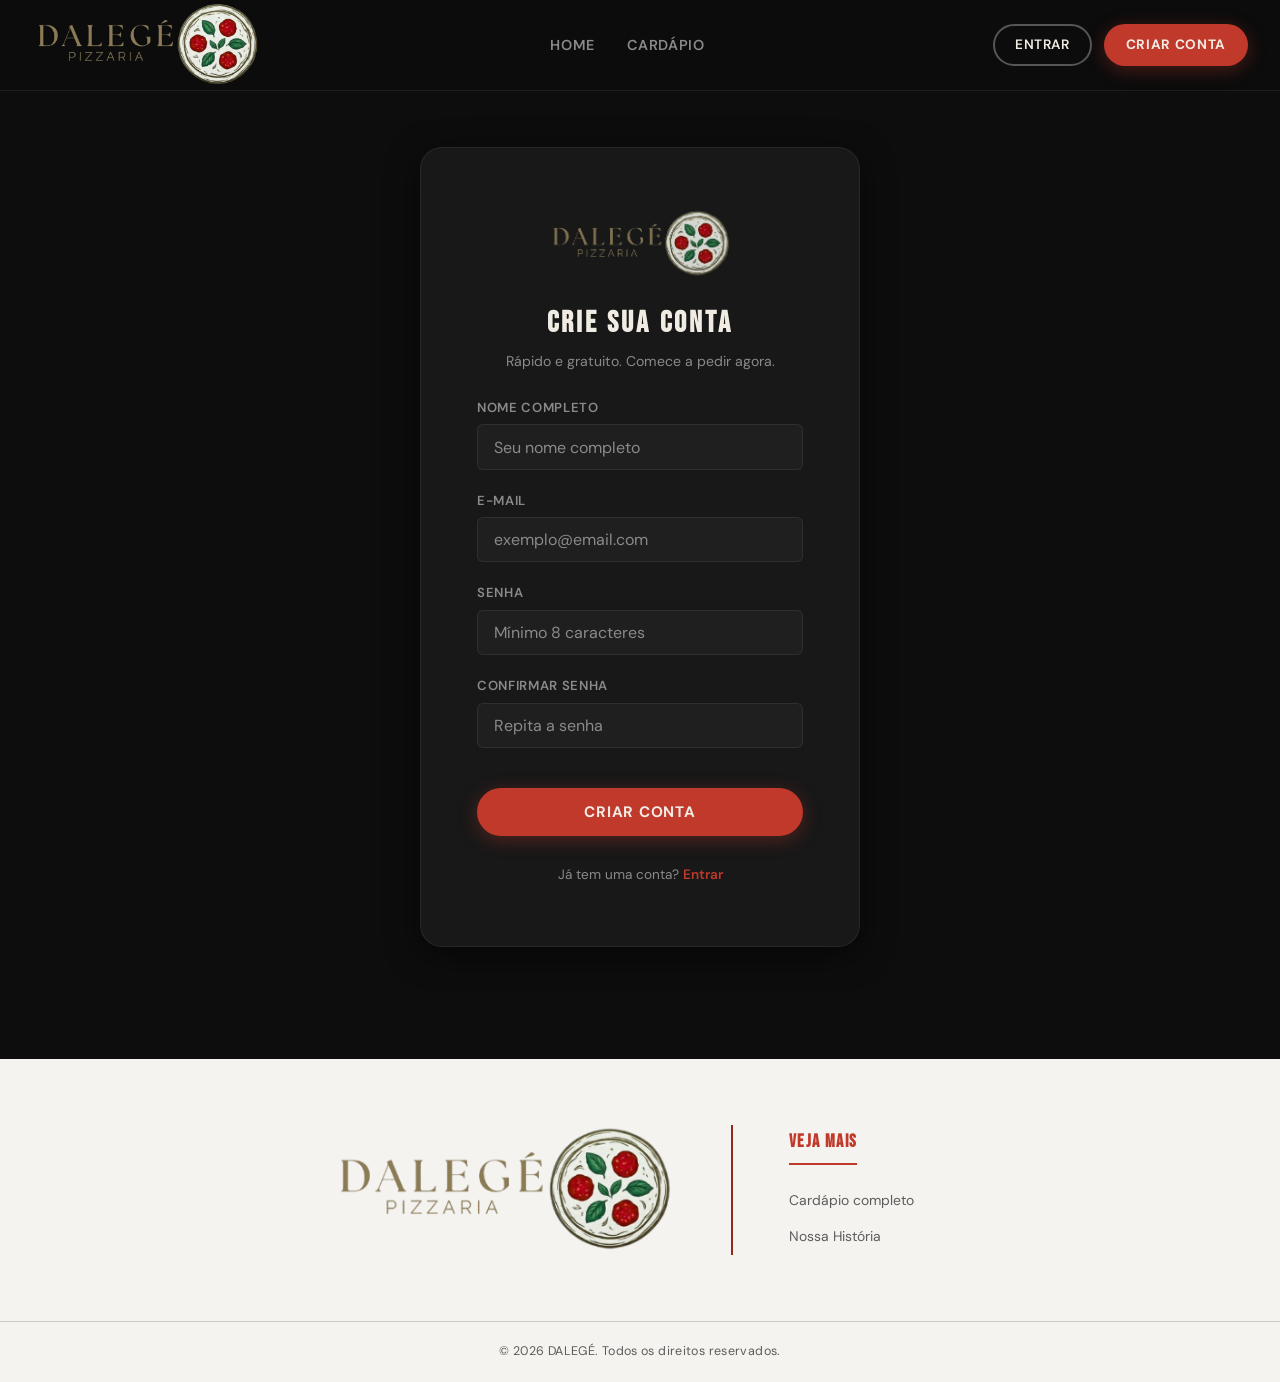
<file: cadastro.html>
<!DOCTYPE html>
<html lang="pt-BR">
<head>
    <meta charset="UTF-8">
    <meta name="viewport" content="width=device-width, initial-scale=1.0">
    <title>Criar Conta - DALEGÉ</title>
    <link rel="stylesheet" href="css/style.css">
    <link rel="icon" type="image/png" href="img/icons/favicon.png">
</head>
<body>

    <header>
        <nav class="navbar">
            <a href="index.html" class="logo">
                <img src="img/icons/logo.png" alt="Logo do Restaurante">
            </a>
            <ul class="nav-links">
                <li><a href="index.html">Home</a></li>
                <li><a href="cardapio.html">Cardápio</a></li>
            </ul>
            <div class="nav-action">
                <a href="login.html"    class="btn-login">Entrar</a>
                <a href="cadastro.html" class="btn-cadastro">Criar conta</a>
            </div>
        </nav>
    </header>

    <main class="auth-page">
        <div class="auth-card">

            <a href="index.html" class="auth-card__logo">
                <img src="img/icons/logo.png" alt="Logo DALEGÉ">
            </a>

            <h1 class="auth-card__titulo">Crie sua conta</h1>
            <p class="auth-card__subtitulo">Rápido e gratuito. Comece a pedir agora.</p>

            <form id="form-cadastro" class="auth-form" novalidate>

                <div class="campo">
                    <label class="campo__label" for="nome">Nome Completo</label>
                    <input class="campo__input" type="text" id="nome"
                           placeholder="Seu nome completo" required>
                </div>

                <div class="campo">
                    <label class="campo__label" for="email">E-mail</label>
                    <input class="campo__input" type="email" id="email"
                           placeholder="exemplo@email.com" required>
                </div>

                <div class="campo">
                    <label class="campo__label" for="senha">Senha</label>
                    <input class="campo__input" type="password" id="senha"
                           placeholder="Mínimo 8 caracteres" required minlength="8">
                </div>

                <div class="campo">
                    <label class="campo__label" for="confirmar-senha">Confirmar Senha</label>
                    <input class="campo__input" type="password" id="confirmar-senha"
                           placeholder="Repita a senha" required>
                </div>

                <!-- mensagem de erro — preenchida e exibida pelo JS -->
                <p id="mensagem-erro" class="checkout-erro" aria-live="polite" hidden></p>

                <button type="submit" class="btn-cadastro auth-submit">Criar Conta</button>

            </form>

            <p class="auth-card__rodape">
                Já tem uma conta?
                <a href="login.html" class="auth-card__link">Entrar</a>
            </p>

        </div>
    </main>

    <footer>
        <div class="footer-container" id="sobre-nos">
            <a href="index.html" class="footer-logo">
                <img src="img/icons/logo.png" alt="Logo do Restaurante">
            </a>
            <div class="footer-divider"></div>
            <div class="footer-links">
                <h3>Veja mais</h3>
                <ul>
                    <li><a href="cardapio.html">Cardápio completo</a></li>
                    <li><a href="sobre.html">Nossa História</a></li>
                </ul>
            </div>
        </div>
        <div class="footer-bottom">
            <p>&copy; 2026 DALEGÉ. Todos os direitos reservados.</p>
        </div>
    </footer>

    <script src="js/navbar.js"></script>
    <script src="js/cadastro.js"></script>
</body>
</html>
</file>
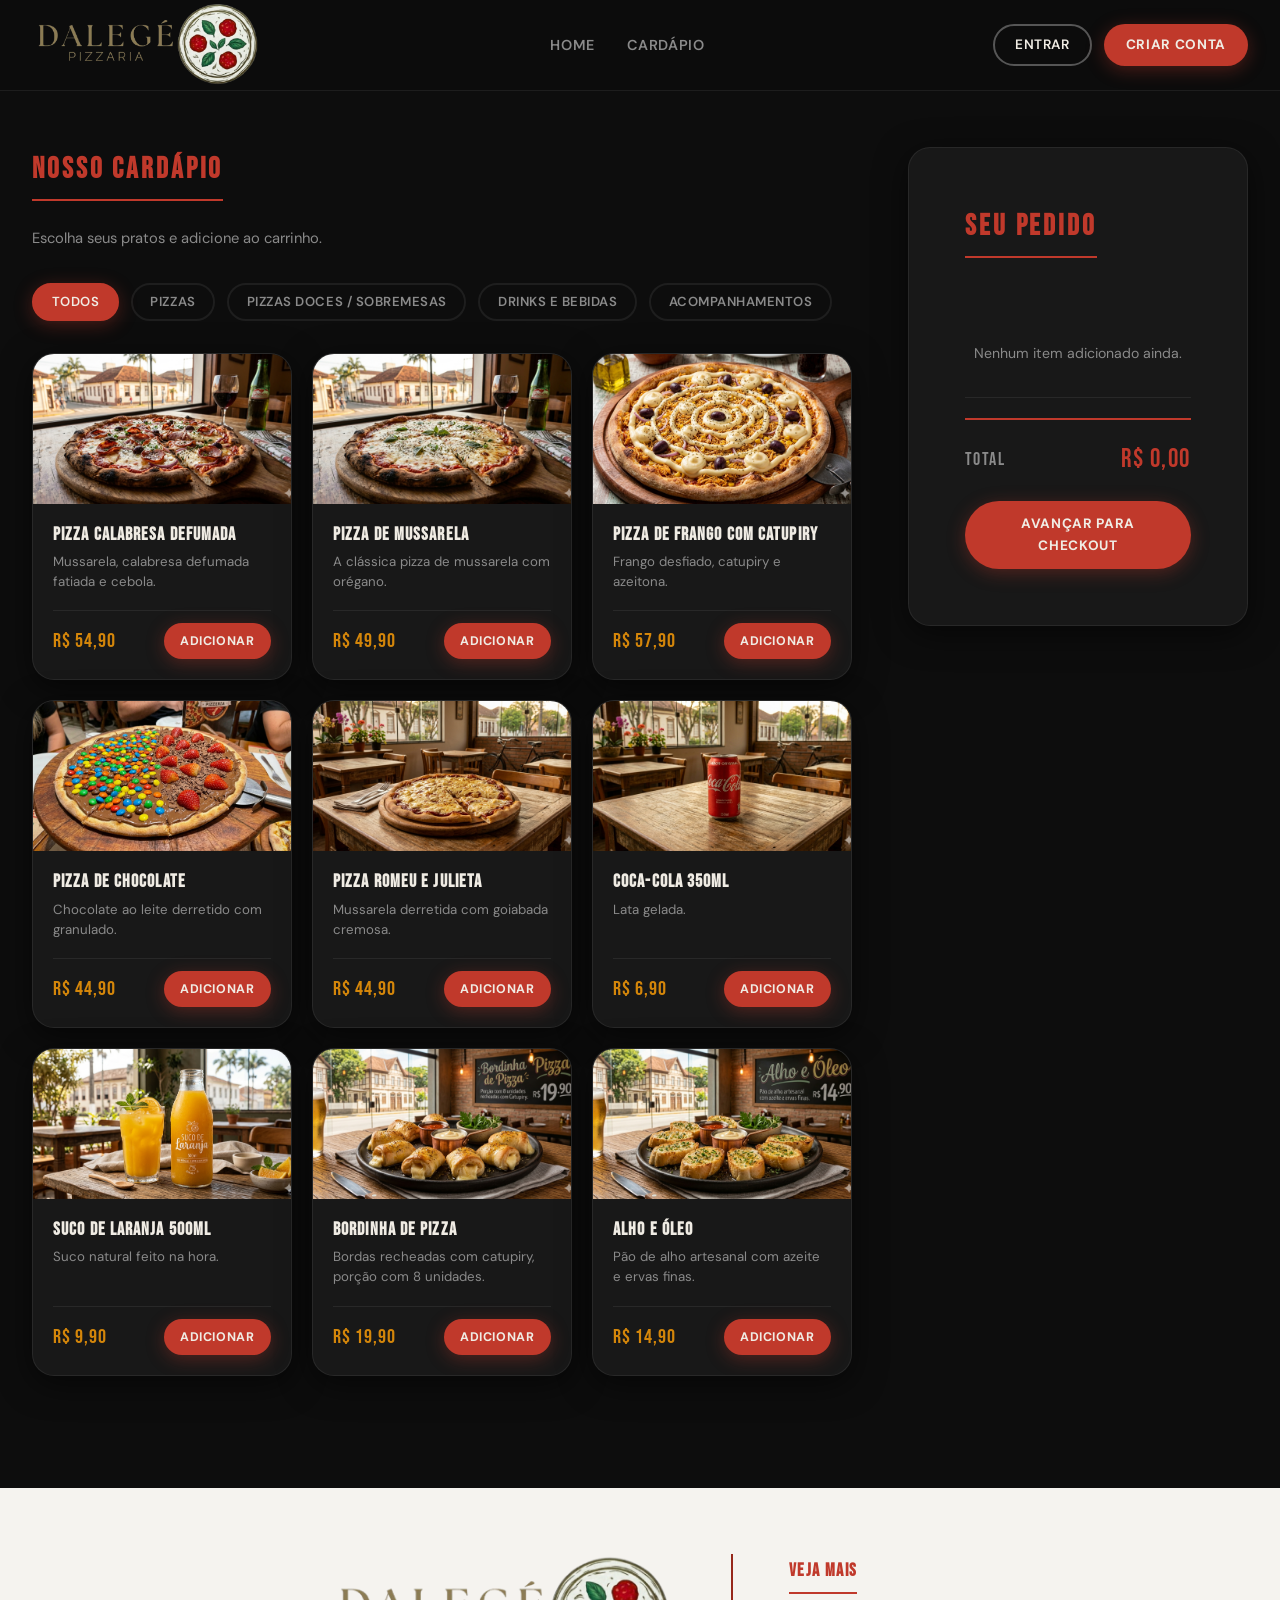
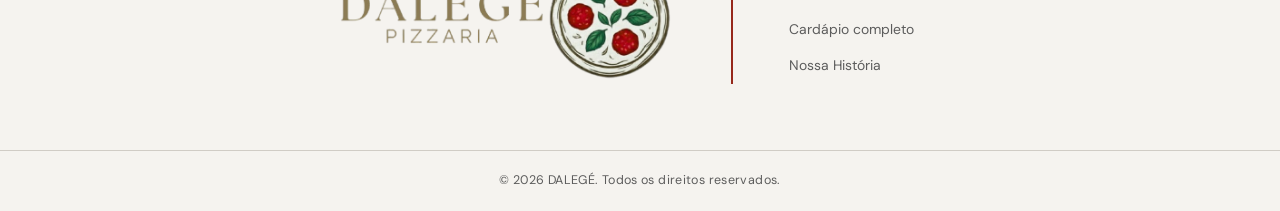
<file: cardapio.html>
<!DOCTYPE html>
<html lang="pt-BR">
<head>
    <meta charset="UTF-8">
    <meta name="viewport" content="width=device-width, initial-scale=1.0">
    <title>DALEGÉ - Peça Agora</title>
    <link rel="stylesheet" href="css/style.css">
    <link rel="icon" type="image/png" href="img/icons/favicon.png">
    

</head>
<body>

    <header>
        <nav class="navbar">
            <!-- fix 5: logo clicável → index.html -->
            <a href="index.html" class="logo">
                <img src="img/icons/logo.png" alt="Logo do Restaurante">
            </a>

            <ul class="nav-links">
                <li><a href="index.html">Home</a></li>
                <li><a href="cardapio.html">Cardápio</a></li>
            </ul>

            <!-- fix 2: dois botões separados -->
            <div class="nav-action">
                <a href="login.html"    class="btn-login">Entrar</a>
                <a href="cadastro.html" class="btn-cadastro">Criar conta</a>
            </div>
        </nav>
    </header>

    <main class="container-cardapio">

        <!-- ── VITRINE DE PRODUTOS ─────────────────────────── -->
        <section class="vitrine">

            <div class="vitrine__cabecalho">
                <h2 class="section-titulo">Nosso Cardápio</h2>
                <p class="vitrine__desc">Escolha seus pratos e adicione ao carrinho.</p>
            </div>

            <!--
                JS popula os botões de categoria dinamicamente.
                Estrutura esperada de cada botão injetado:

                <button class="filtro-btn" data-categoria="pizzas">Pizzas</button>

                O botão ativo recebe a classe adicional "filtro-btn--ativo".
                Um botão "Todos" com data-categoria="todos" deve ser o primeiro.
            -->
            <div id="filtros-categorias" class="filtros" aria-label="Filtrar por categoria">
                <!-- botões inseridos pelo JS -->
            </div>

            <!--
                JS popula esta grade com os cards de produto.
                Estrutura esperada de cada card injetado:

                <article class="card-produto" data-id="1" data-categoria="pizzas">
                    <div class="card-produto__img-wrap">
                        <img src="img/produtos/pizza-calabresa.jpg"
                             alt="Pizza Calabresa Defumada"
                             class="card-produto__img">
                    </div>
                    <div class="card-produto__info">
                        <h3 class="card-produto__nome">Pizza Calabresa Defumada</h3>
                        <p  class="card-produto__desc">Mussarela, calabresa defumada fatiada e cebola.</p>
                        <div class="card-produto__rodape">
                            <span class="card-produto__preco">R$ 54,90</span>
                            <button class="btn-adicionar" data-id="1">Adicionar</button>
                        </div>
                    </div>
                </article>
            -->
            <div id="vitrine-produtos" class="grade-produtos">
                <!-- cards inseridos pelo JS -->
            </div>

            <!-- exibido pelo JS quando nenhum produto bate com o filtro -->
            <p id="vitrine-vazia" class="vitrine__vazia" hidden>
                Nenhum produto encontrado nesta categoria.
            </p>

        </section>

        <!-- ── CARRINHO LATERAL ────────────────────────────── -->
                <!-- ── CARRINHO LATERAL (DESKTOP) ────────────────────── -->
                <aside class="carrinho-lateral" id="carrinho-lateral">
                    <!-- Conteúdo permanece exatamente como você já tem -->
                    <h2 class="section-titulo">Seu Pedido</h2>
                    <ul id="lista-carrinho" class="itens-carrinho"></ul>
                    <p id="carrinho-vazio" class="carrinho-vazio">Nenhum item adicionado ainda.</p>
                    <div class="resumo-carrinho">
                        <div class="resumo-carrinho__linha">
                            <span class="resumo-carrinho__label">Total</span>
                            <span class="resumo-carrinho__valor" id="valor-total">R$ 0,00</span>
                        </div>
                        <a href="checkout.html" class="btn-cadastro btn-finalizar" id="btn-finalizar">
                            Avançar para Checkout
                        </a>
                    </div>
                </aside>
        
                <!-- ── CARRINHO MOBILE (BARRA FIXA + PAINEL) ────────────── -->
                <div class="carrinho-mobile" id="carrinho-mobile">
                    <!-- Barra inferior fixa -->
                    <div class="carrinho-mobile__barra" id="carrinho-mobile-barra">
                        <div class="carrinho-mobile__info">
                            <div class="carrinho-mobile__icone">
                                <!-- Ícone de sacola simples usando HTML/CSS (você pode substituir por SVG) -->
                                <svg viewBox="0 0 24 24" width="28" height="28" fill="currentColor">
                                    <path d="M16 6a4 4 0 0 0-8 0H5a2 2 0 0 0-2 2v10a2 2 0 0 0 2 2h14a2 2 0 0 0 2-2V8a2 2 0 0 0-2-2h-3zm-4-2a2 2 0 0 1 2 2h-4a2 2 0 0 1 2-2zm6 14H6V8h2v2a1 1 0 0 0 2 0V8h4v2a1 1 0 0 0 2 0V8h2v10z"/>
                                </svg>
                                <span class="carrinho-mobile__badge" id="mobile-qtd-itens">0</span>
                            </div>
                            <div class="carrinho-mobile__texto">
                                <span class="carrinho-mobile__label">Ver pedido</span>
                                <span class="carrinho-mobile__total" id="mobile-total">R$ 0,00</span>
                            </div>
                        </div>
                        <span class="carrinho-mobile__seta">▼</span>
                    </div>
        
                    <!-- Overlay e Painel Expansível -->
                    <div class="carrinho-mobile__overlay" id="mobile-overlay"></div>
                    <div class="carrinho-mobile__painel" id="mobile-painel">
                        <div class="carrinho-mobile__header">
                            <h2 class="carrinho-mobile__titulo">Seu Pedido</h2>
                            <button class="carrinho-mobile__fechar" id="mobile-fechar">&times;</button>
                        </div>
                        <div class="carrinho-mobile__itens" id="mobile-lista-itens">
                            <!-- Itens serão clonados/gerenciados via JS -->
                        </div>
                        <div class="carrinho-mobile__footer">
                            <div class="carrinho-mobile__resumo">
                                <span class="carrinho-mobile__resumo-label">Total</span>
                                <span class="carrinho-mobile__resumo-valor" id="mobile-total-painel">R$ 0,00</span>
                            </div>
                            <a href="checkout.html" class="btn-cadastro carrinho-mobile__btn-finalizar" id="mobile-btn-finalizar">
                                Finalizar Pedido
                            </a>
                        </div>
                    </div>
                </div>

    </main>

    <footer>
        <div class="footer-container" id="sobre-nos">

            <!-- fix 5 + fix 6: logo grande, centralizado, clicável -->
            <a href="index.html" class="footer-logo">
                <img src="img/icons/logo.png" alt="Logo do Restaurante">
            </a>

            <div class="footer-divider"></div>

            <div class="footer-links">
                <h3>Veja mais</h3>
                <ul>
                    <li><a href="cardapio.html">Cardápio completo</a></li>
                    <li><a href="sobre.html">Nossa História</a></li>
                </ul>
            </div>

        </div>

        <div class="footer-bottom">
            <p>&copy; 2026 DALEGÉ. Todos os direitos reservados.</p>
        </div>
    </footer>
    

    <script src="js/navbar.js"></script>
    <script src="js/cardapio.js"></script>
</body>
</html>
</file>
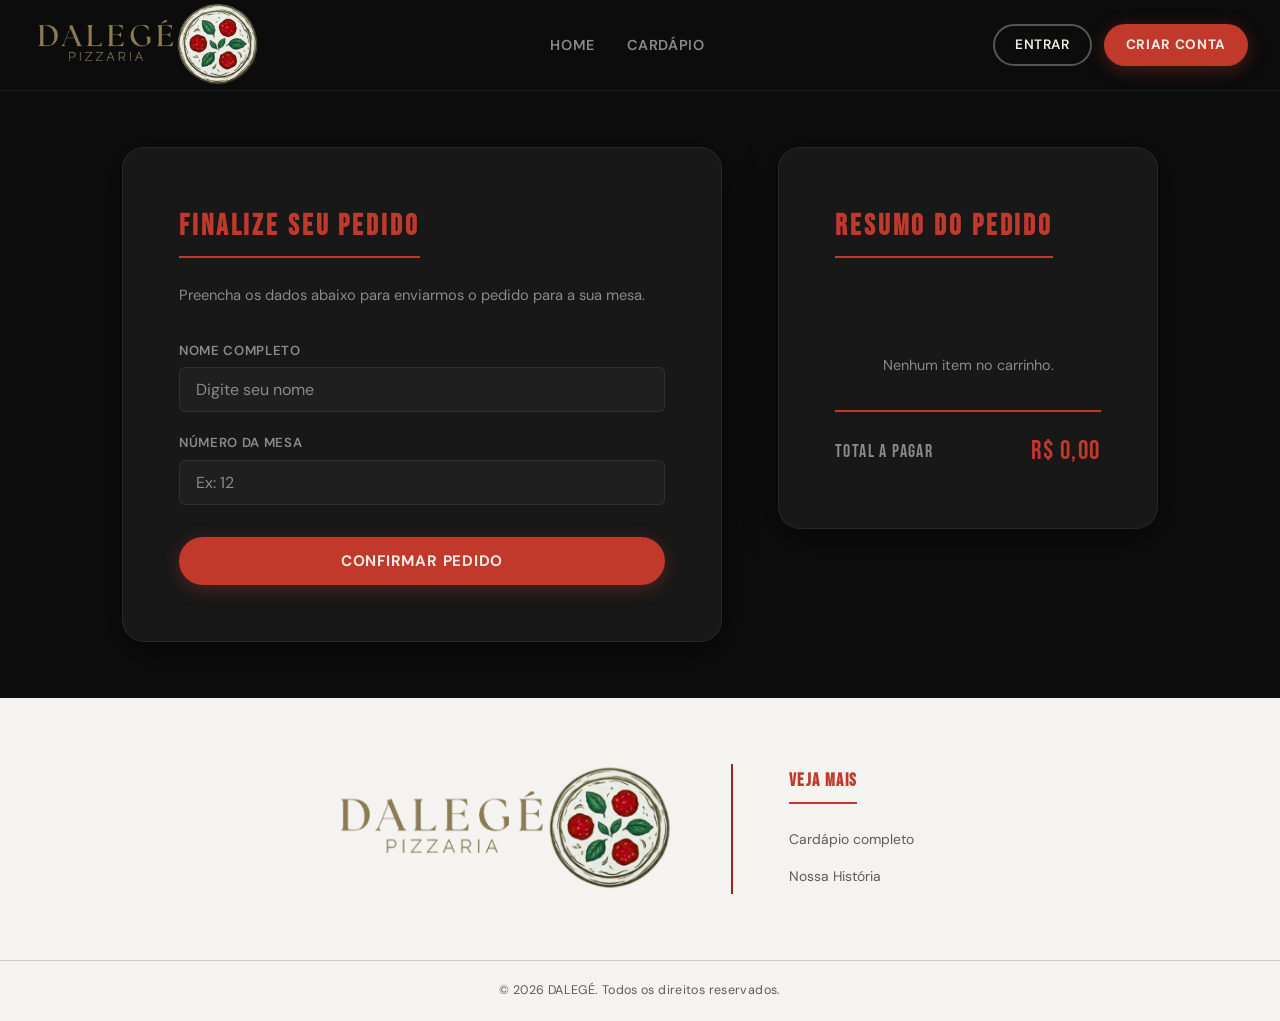
<file: checkout.html>
<!DOCTYPE html>
<html lang="pt-BR">
<head>
    <meta charset="UTF-8">
    <meta name="viewport" content="width=device-width, initial-scale=1.0">
    <title>DALEGÉ - Peça Agora</title>
    <link rel="stylesheet" href="css/style.css">
    <link rel="icon" type="image/png" href="img/icons/favicon.png">

</head>
<body>

    <header>
        <nav class="navbar">
            <!-- fix 5: logo clicável → index.html -->
            <a href="index.html" class="logo">
                <img src="img/icons/logo.png" alt="Logo do Restaurante">
            </a>

            <ul class="nav-links">
                <li><a href="index.html">Home</a></li>
                <li><a href="cardapio.html">Cardápio</a></li>
            </ul>

            <!-- fix 2: dois botões separados -->
            <div class="nav-action">
                <a href="login.html"    class="btn-login">Entrar</a>
                <a href="cadastro.html" class="btn-cadastro">Criar conta</a>
            </div>
        </nav>
    </header>

    <main class="container-checkout">

        <!-- ── FORMULÁRIO ─────────────────────────────────── -->
        <section class="checkout-form">
            <h2 class="section-titulo">Finalize seu Pedido</h2>
            <p class="checkout-form__desc">Preencha os dados abaixo para enviarmos o pedido para a sua mesa.</p>

            <form id="form-checkout" novalidate>

                <div class="campo">
                    <label class="campo__label" for="nome">Nome Completo</label>
                    <input class="campo__input" type="text" id="nome" placeholder="Digite seu nome" required>
                </div>


                <div class="campo">
                    <label class="campo__label" for="mesa">Número da Mesa</label>
                    <input class="campo__input" type="number" id="mesa" min="1" max="20" placeholder="Ex: 12" required>
                </div>


                <!-- mensagem de erro — preenchida pelo JS -->
                <p id="mensagem-erro" class="checkout-erro" aria-live="polite" hidden></p>

                <button type="submit" class="btn-cadastro checkout-submit">Confirmar Pedido</button>
            </form>
        </section>

        <!-- ── RESUMO DO PEDIDO ────────────────────────────── -->
        <aside class="checkout-resumo">
            <h3 class="section-titulo">Resumo do Pedido</h3>

            <!--
                JS popula esta lista dinamicamente.
                Cada <li> deve ser criado com a classe .resumo-item
                Estrutura esperada de cada item injetado pelo JS:

                <li class="resumo-item">
                    <span class="resumo-item__nome">Nome do produto</span>
                    <span class="resumo-item__qtd">x2</span>
                    <span class="resumo-item__preco">R$ 54,90</span>
                </li>
            -->
            <ul id="lista-resumo" class="resumo-lista">
                <!-- itens inseridos pelo JS -->
            </ul>

            <!-- mensagem exibida quando o carrinho está vazio — JS alterna hidden -->
            <p id="resumo-vazio" class="resumo-vazio" hidden>Nenhum item no carrinho.</p>

            <div class="resumo-total">
                <span class="resumo-total__label">Total a Pagar</span>
                <!-- valor preenchido pelo JS -->
                <span class="resumo-total__valor" id="total-checkout">R$ 0,00</span>
            </div>
        </aside>

    </main>

    <footer>
        <div class="footer-container" id="sobre-nos">

            <!-- fix 5 + fix 6: logo grande, centralizado, clicável -->
            <a href="index.html" class="footer-logo">
                <img src="img/icons/logo.png" alt="Logo do Restaurante">
            </a>

            <div class="footer-divider"></div>

            <div class="footer-links">
                <h3>Veja mais</h3>
                <ul>
                    <li><a href="cardapio.html">Cardápio completo</a></li>
                    <li><a href="sobre.html">Nossa História</a></li>
                </ul>
            </div>

        </div>

        <div class="footer-bottom">
            <p>&copy; 2026 DALEGÉ. Todos os direitos reservados.</p>
        </div>
    </footer>

    <script src="js/navbar.js"></script>
    <script src="js/checkout.js"></script>
</body>
</html>
</file>
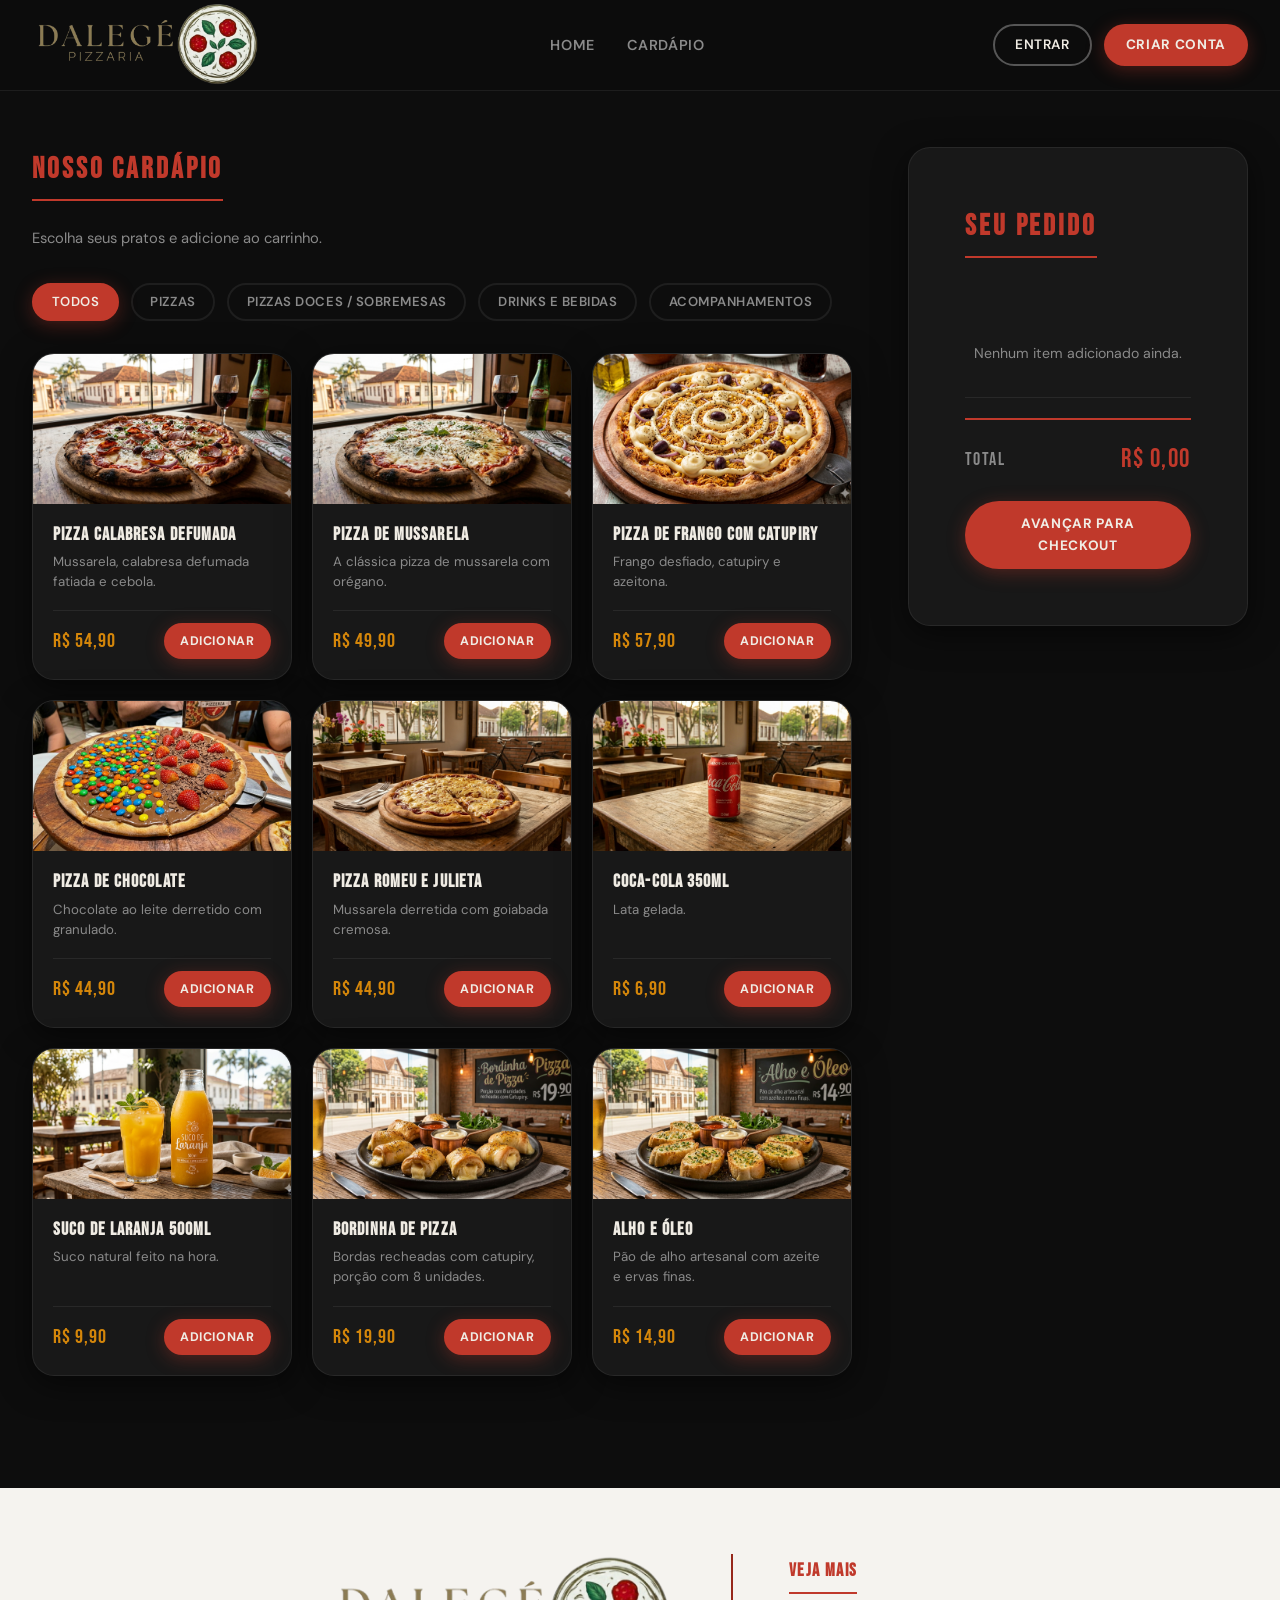
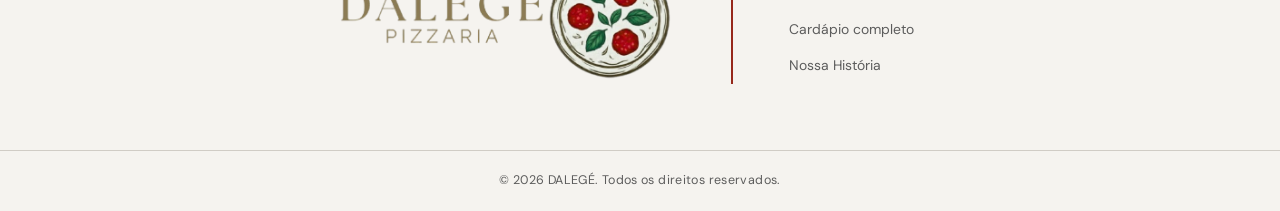
<file: confirmacao.html>
<!DOCTYPE html>
<html lang="pt-BR">
<head>
    <meta charset="UTF-8">
    <meta name="viewport" content="width=device-width, initial-scale=1.0">
    <title>Pedido Confirmado - DALEGÉ</title>
    <link rel="stylesheet" href="css/style.css">
    <link rel="icon" type="image/png" href="img/icons/favicon.png">
</head>
<body>

    <header>
        <nav class="navbar">
            <a href="index.html" class="logo">
                <img src="img/icons/logo.png" alt="Logo do Restaurante">
            </a>
            <ul class="nav-links">
                <li><a href="index.html">Home</a></li>
                <li><a href="cardapio.html">Cardápio</a></li>
            </ul>
            <div class="nav-action">
                <a href="login.html"    class="btn-login">Entrar</a>
                <a href="cadastro.html" class="btn-cadastro">Criar conta</a>
            </div>
        </nav>
    </header>

    <main class="confirmacao-page">
        <div class="confirmacao-card">

            <!-- ícone de check decorativo -->
            <div class="confirmacao-check" aria-hidden="true">&#10003;</div>

            <h1 class="confirmacao-titulo">Pedido Confirmado!</h1>

            <p class="confirmacao-mensagem">
                Obrigado por escolher a <strong>DALEGÉ</strong>.<br>
                Seu pedido já está sendo preparado com carinho.<br>
                Bom apetite!
            </p>

            <!-- bloco do número do pedido — JS preenche #numero-pedido -->
            <div class="confirmacao-numero">
                <span class="confirmacao-numero__label">Seu número de pedido</span>
                <span class="confirmacao-numero__valor" id="numero-pedido">
                    <!-- gerado pelo JS -->
                </span>
            </div>

            <p class="confirmacao-instrucao">
                Apresente este número no balcão para efetuar o pagamento
            </p>

            <a href="cardapio.html" class="btn-cadastro confirmacao-btn">
                Fazer Outro Pedido
            </a>

        </div>
    </main>

    <footer>
        <div class="footer-container" id="sobre-nos">
            <a href="index.html" class="footer-logo">
                <img src="img/icons/logo.png" alt="Logo do Restaurante">
            </a>
            <div class="footer-divider"></div>
            <div class="footer-links">
                <h3>Veja mais</h3>
                <ul>
                    <li><a href="cardapio.html">Cardápio completo</a></li>
                    <li><a href="sobre.html">Nossa História</a></li>
                </ul>
            </div>
        </div>
        <div class="footer-bottom">
            <p>&copy; 2026 DALEGÉ. Todos os direitos reservados.</p>
        </div>
    </footer>

    <script src="js/navbar.js"></script>
    <script src="js/confirmacao.js"></script>
</body>
</html>
</file>
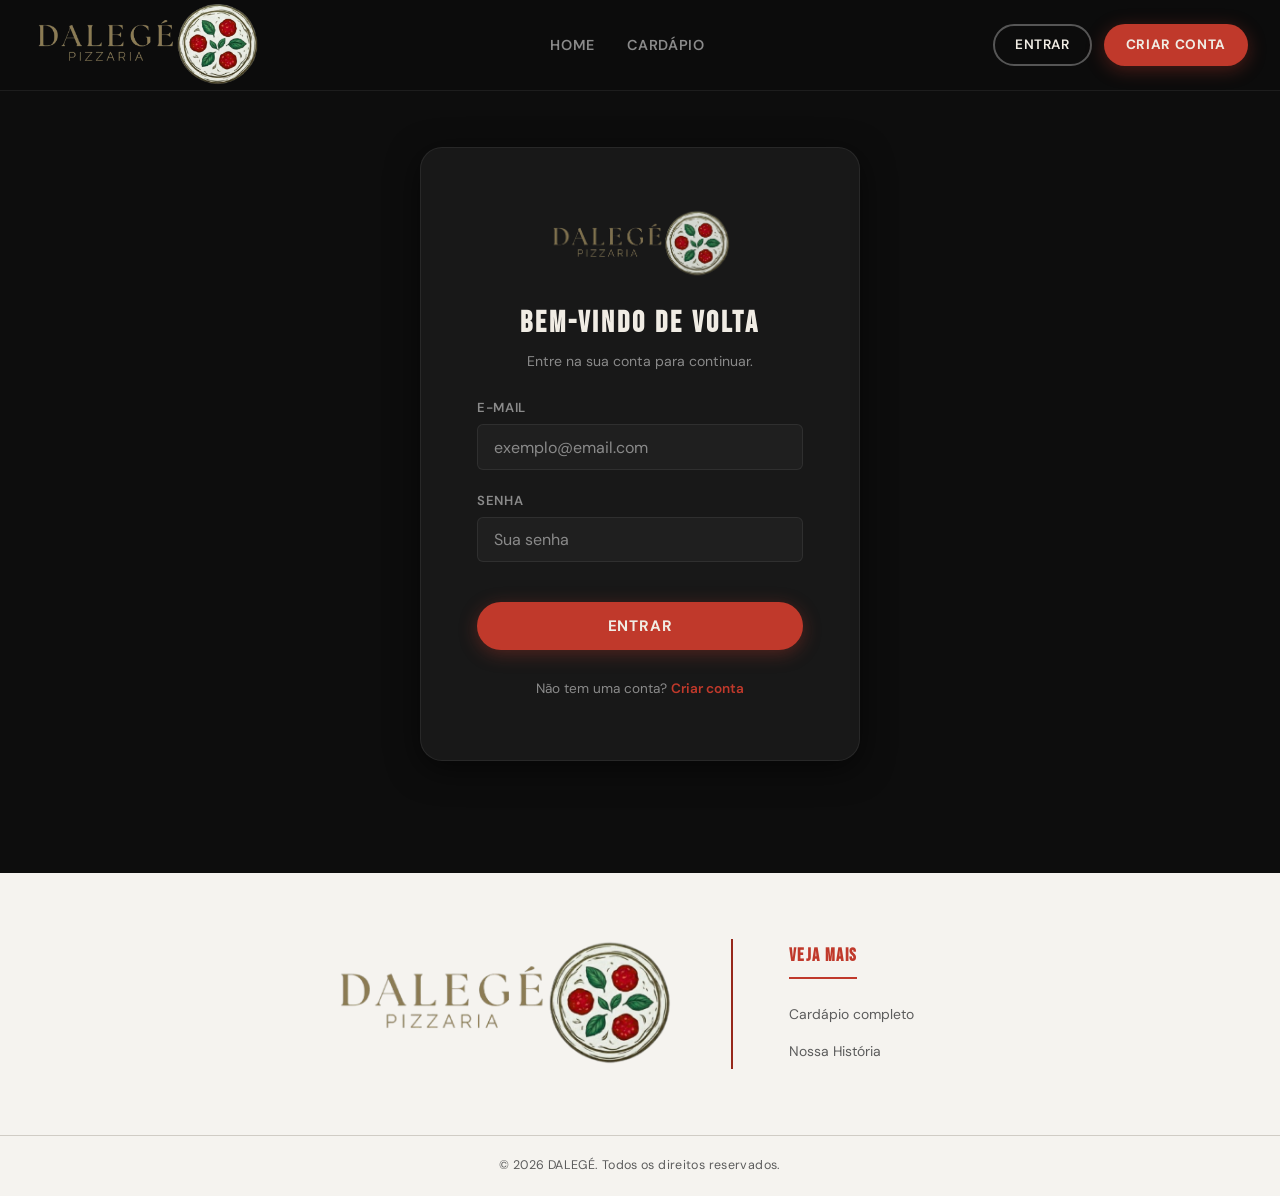
<file: login.html>
<!DOCTYPE html>
<html lang="pt-BR">
<head>
    <meta charset="UTF-8">
    <meta name="viewport" content="width=device-width, initial-scale=1.0">
    <title>Entrar - DALEGÉ</title>
    <link rel="stylesheet" href="css/style.css">
    <link rel="icon" type="image/png" href="img/icons/favicon.png">
</head>
<body>

    <header>
        <nav class="navbar">
            <a href="index.html" class="logo">
                <img src="img/icons/logo.png" alt="Logo do Restaurante">
            </a>
            <ul class="nav-links">
                <li><a href="index.html">Home</a></li>
                <li><a href="cardapio.html">Cardápio</a></li>
            </ul>
            <div class="nav-action">
                <a href="login.html"    class="btn-login">Entrar</a>
                <a href="cadastro.html" class="btn-cadastro">Criar conta</a>
            </div>
        </nav>
    </header>

    <main class="auth-page">
        <div class="auth-card">

            <!-- logo dentro do card -->
            <a href="index.html" class="auth-card__logo">
                <img src="img/icons/logo.png" alt="Logo DALEGÉ">
            </a>

            <h1 class="auth-card__titulo">Bem-vindo de volta</h1>
            <p class="auth-card__subtitulo">Entre na sua conta para continuar.</p>

            <form id="form-login" class="auth-form" novalidate>

                <div class="campo">
                    <label class="campo__label" for="email">E-mail</label>
                    <input class="campo__input" type="email" id="email"
                           placeholder="exemplo@email.com" required>
                </div>

                <div class="campo">
                    <label class="campo__label" for="senha">Senha</label>
                    <input class="campo__input" type="password" id="senha"
                           placeholder="Sua senha" required>
                </div>

                <!-- mensagem de erro — preenchida e exibida pelo JS -->
                <p id="mensagem-erro" class="checkout-erro" aria-live="polite" hidden></p>

                <button type="submit" class="btn-cadastro auth-submit">Entrar</button>

            </form>

            <p class="auth-card__rodape">
                Não tem uma conta?
                <a href="cadastro.html" class="auth-card__link">Criar conta</a>
            </p>

        </div>
    </main>

    <footer>
        <div class="footer-container" id="sobre-nos">
            <a href="index.html" class="footer-logo">
                <img src="img/icons/logo.png" alt="Logo do Restaurante">
            </a>
            <div class="footer-divider"></div>
            <div class="footer-links">
                <h3>Veja mais</h3>
                <ul>
                    <li><a href="cardapio.html">Cardápio completo</a></li>
                    <li><a href="sobre.html">Nossa História</a></li>
                </ul>
            </div>
        </div>
        <div class="footer-bottom">
            <p>&copy; 2026 DALEGÉ. Todos os direitos reservados.</p>
        </div>
    </footer>

    <script src="js/navbar.js"></script>
    <script src="js/login.js"></script>
</body>
</html>
</file>
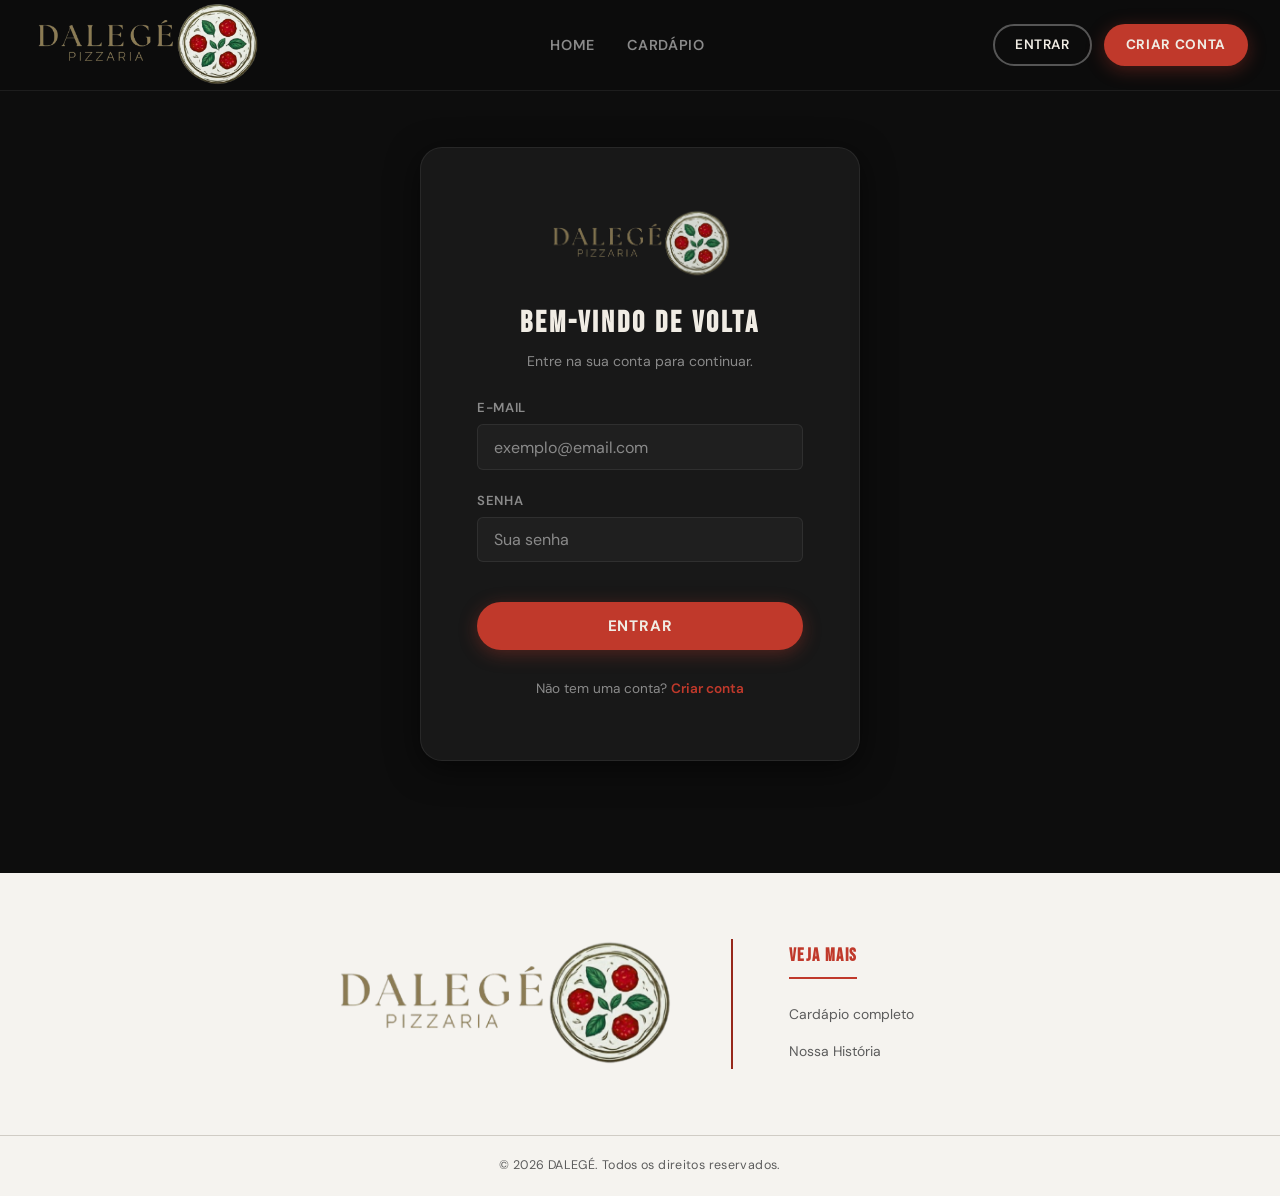
<file: perfil.html>
<!DOCTYPE html>
<html lang="pt-BR">
<head>
    <meta charset="UTF-8">
    <meta name="viewport" content="width=device-width, initial-scale=1.0">
    <title>Meu Perfil - DALEGÉ</title>
    <link rel="stylesheet" href="css/style.css">
    <link rel="icon" type="image/png" href="img/icons/favicon.png">
</head>
<body>

    <header>
        <nav class="navbar">
            <a href="index.html" class="logo">
                <img src="img/icons/logo.png" alt="Logo do Restaurante">
            </a>
            <ul class="nav-links">
                <li><a href="index.html">Home</a></li>
                <li><a href="cardapio.html">Cardápio</a></li>
            </ul>
            <div class="nav-action">
                <!-- navbar.js substitui este conteúdo se o usuário estiver logado -->
                <a href="login.html"    class="btn-login">Entrar</a>
                <a href="cadastro.html" class="btn-cadastro">Criar conta</a>
            </div>
        </nav>
    </header>

    <main class="perfil-page">

        <!-- ── CABEÇALHO DO PERFIL ─────────────────────────── -->
        <section class="perfil-header">
            <div class="perfil-avatar" aria-hidden="true">
                <!-- ícone de usuário em SVG inline — sem dependência externa -->
                <svg viewBox="0 0 24 24" fill="none" xmlns="http://www.w3.org/2000/svg">
                    <circle cx="12" cy="8"  r="4"  stroke="currentColor" stroke-width="1.8"/>
                    <path   d="M4 20c0-4 3.582-7 8-7s8 3 8 7"
                            stroke="currentColor" stroke-width="1.8" stroke-linecap="round"/>
                </svg>
            </div>

            <div class="perfil-info">
                <h1 class="perfil-info__nome" id="perfil-nome">
                    <!-- preenchido pelo perfil.js -->
                </h1>
                <p class="perfil-info__email" id="perfil-email">
                    <!-- preenchido pelo perfil.js -->
                </p>
            </div>

            <!-- botão de logout no cabeçalho do perfil para fácil acesso -->
            <button class="btn-login perfil-sair" onclick="logout()">Sair da conta</button>
        </section>


        <!-- ── HISTÓRICO DE PEDIDOS ────────────────────────── -->
        <section class="perfil-historico">

            <h2 class="perfil-historico__titulo">Histórico de Pedidos</h2>

            <!-- mensagem exibida quando o usuário nunca fez pedidos — oculta por padrão -->
            <div class="sem-pedidos" id="sem-pedidos" hidden>
                <p class="sem-pedidos__emoji" aria-hidden="true">🍕</p>
                <p class="sem-pedidos__texto">Você ainda não fez nenhum pedido.</p>
                <a href="cardapio.html" class="btn-cadastro sem-pedidos__btn">Ver cardápio</a>
            </div>

            <!-- lista de cards de pedidos — preenchida pelo perfil.js -->
            <div class="historico-lista" id="historico-lista" hidden>
                <!-- os cards são inseridos aqui pelo perfil.js -->
            </div>

        </section>

    </main>

    <footer>
        <div class="footer-container" id="sobre-nos">
            <a href="index.html" class="footer-logo">
                <img src="img/icons/logo.png" alt="Logo do Restaurante">
            </a>
            <div class="footer-divider"></div>
            <div class="footer-links">
                <h3>Veja mais</h3>
                <ul>
                    <li><a href="cardapio.html">Cardápio completo</a></li>
                    <li><a href="sobre.html">Nossa História</a></li>
                </ul>
            </div>
        </div>
        <div class="footer-bottom">
            <p>&copy; 2026 DALEGÉ. Todos os direitos reservados.</p>
        </div>
    </footer>

    <!-- navbar.js deve vir ANTES de perfil.js para que logout() esteja disponível -->
    <script src="js/navbar.js"></script>
    <script src="js/perfil.js"></script>
</body>
</html>
</file>
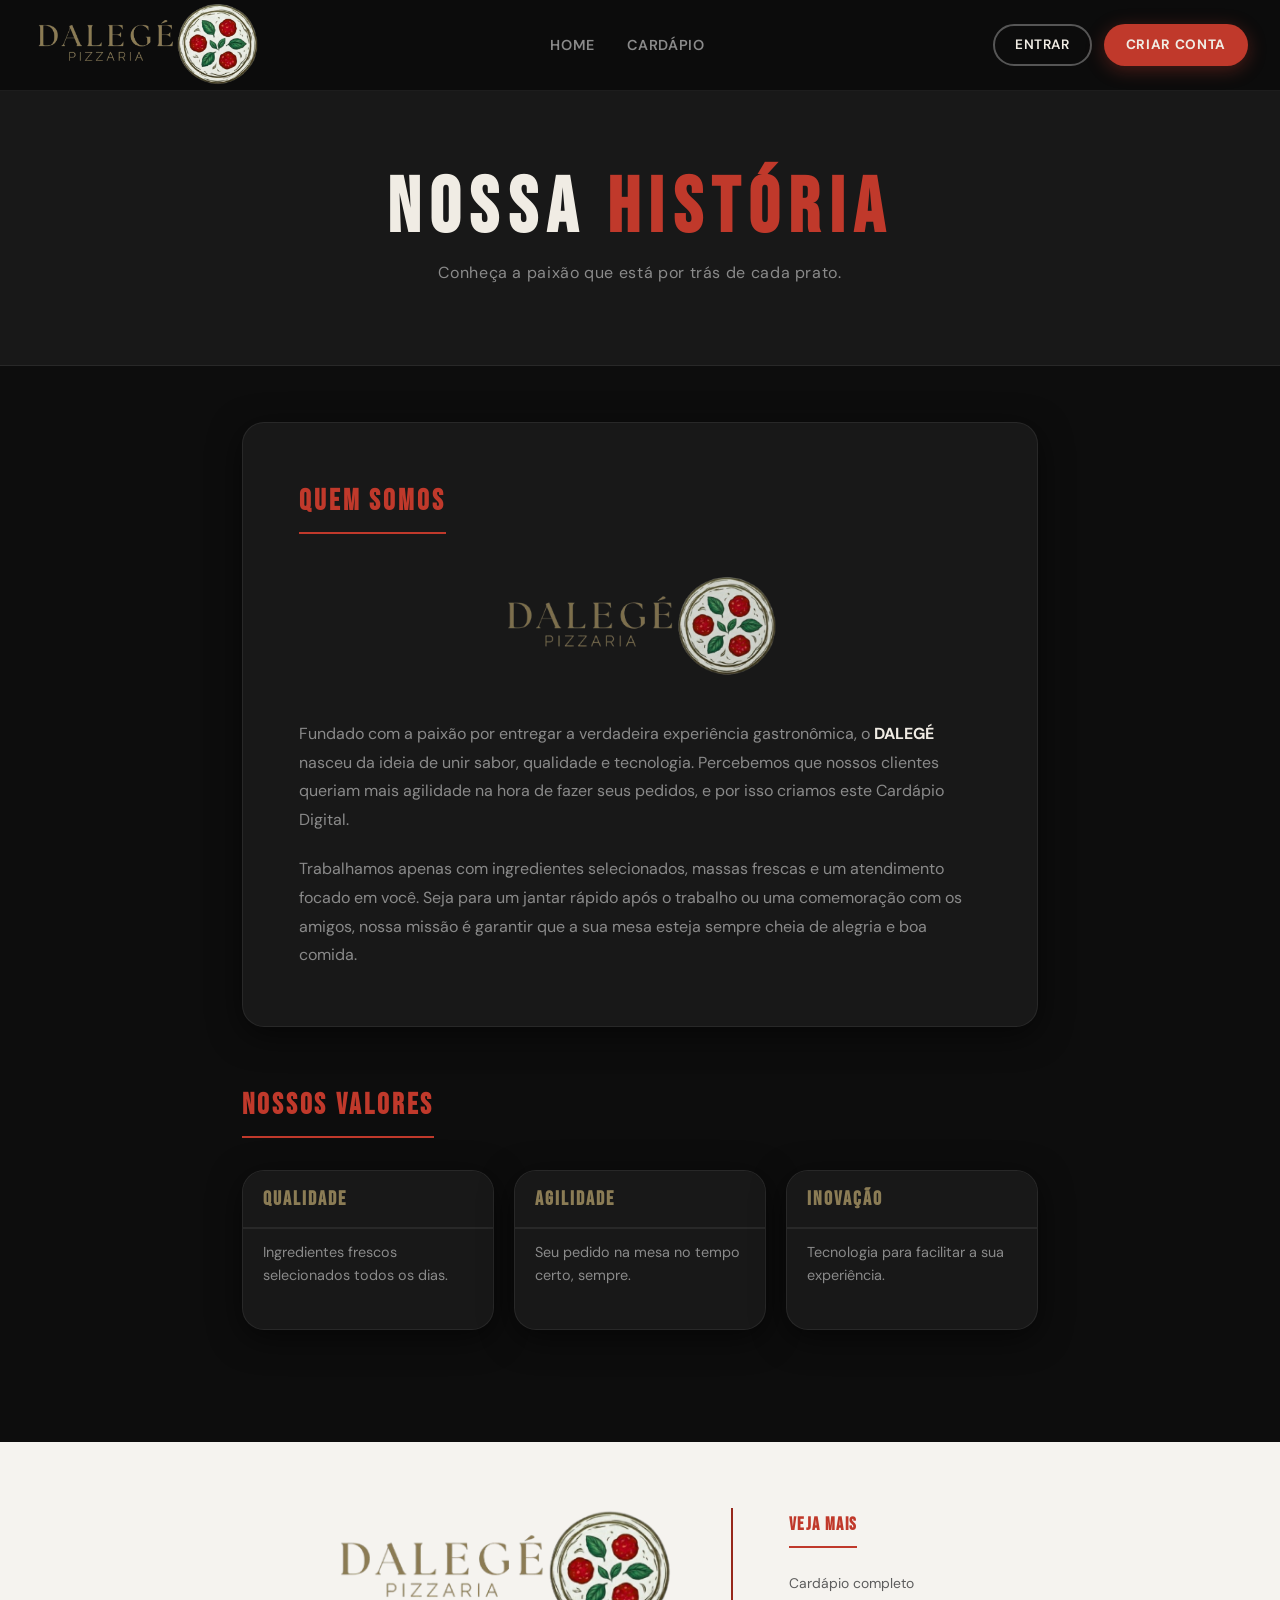
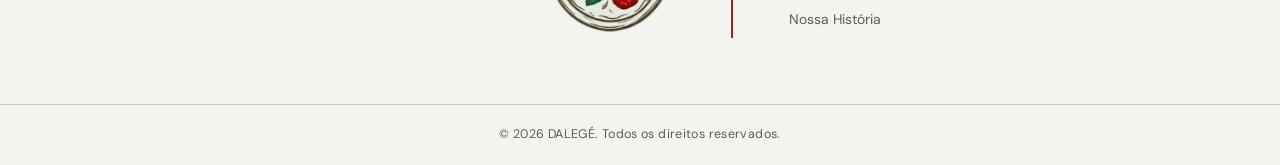
<file: sobre.html>
<!DOCTYPE html>
<html lang="pt-BR">
<head>
    <meta charset="UTF-8">
    <meta name="viewport" content="width=device-width, initial-scale=1.0">
    <title>Sobre Nós - DALEGÉ</title>
    <link rel="stylesheet" href="css/style.css">
    <link rel="icon" type="image/png" href="img/icons/favicon.png">
</head>
<body>

    <header>
        <nav class="navbar">
            <!-- fix 5: logo clicável → index.html -->
            <a href="index.html" class="logo">
                <img src="img/icons/logo.png" alt="Logo do Restaurante">
            </a>

            <ul class="nav-links">
                <li><a href="index.html">Home</a></li>
                <li><a href="cardapio.html">Cardápio</a></li>
            </ul>

            <!-- fix 2: dois botões separados -->
            <div class="nav-action">
                <a href="login.html"    class="btn-login">Entrar</a>
                <a href="cadastro.html" class="btn-cadastro">Criar conta</a>
            </div>
        </nav>
    </header>

    <main>

        <section class="sobre-hero">
            <h1 class="sobre-hero__titulo">Nossa <span>História</span></h1>
            <p class="sobre-hero__subtitulo">Conheça a paixão que está por trás de cada prato.</p>
        </section>

        <div class="container-sobre">

            <section class="historia">
                <h2 class="section-titulo">Quem somos</h2>

                <img src="img/icons/logo.png" alt="Logo DALEGÉ" class="img-sobre">

                <p class="historia__texto">
                    Fundado com a paixão por entregar a verdadeira experiência gastronômica,
                    o <strong>DALEGÉ</strong> nasceu da ideia de unir sabor, qualidade e tecnologia.
                    Percebemos que nossos clientes queriam mais agilidade na hora de fazer seus
                    pedidos, e por isso criamos este Cardápio Digital.
                </p>

                <p class="historia__texto">
                    Trabalhamos apenas com ingredientes selecionados, massas frescas e um
                    atendimento focado em você. Seja para um jantar rápido após o trabalho ou
                    uma comemoração com os amigos, nossa missão é garantir que a sua mesa
                    esteja sempre cheia de alegria e boa comida.
                </p>
            </section>

            <section class="valores">
                <h3 class="section-titulo">Nossos Valores</h3>
                <ul class="valores__grid">
                    <li class="card-promo card-valor">
                        <strong class="card-label">Qualidade</strong>
                        <p class="card-valor__texto">Ingredientes frescos selecionados todos os dias.</p>
                    </li>
                    <li class="card-promo card-valor">
                        <strong class="card-label">Agilidade</strong>
                        <p class="card-valor__texto">Seu pedido na mesa no tempo certo, sempre.</p>
                    </li>
                    <li class="card-promo card-valor">
                        <strong class="card-label">Inovação</strong>
                        <p class="card-valor__texto">Tecnologia para facilitar a sua experiência.</p>
                    </li>
                </ul>
            </section>

        </div>
    </main>

    <footer>
        <div class="footer-container" id="sobre-nos">

            <!-- fix 5 + fix 6: logo grande, centralizado, clicável -->
            <a href="index.html" class="footer-logo">
                <img src="img/icons/logo.png" alt="Logo do Restaurante">
            </a>

            <div class="footer-divider"></div>

            <div class="footer-links">
                <h3>Veja mais</h3>
                <ul>
                    <li><a href="cardapio.html">Cardápio completo</a></li>
                    <li><a href="sobre.html">Nossa História</a></li>
                </ul>
            </div>

        </div>

        <div class="footer-bottom">
            <p>&copy; 2026 DALEGÉ. Todos os direitos reservados.</p>
        </div>
    </footer>

</body>
</html>
</file>
<file: css/style.css>
/* ============================================================
   RESTAURANTE ONLINE — CSS COMPLETO
   Tema: Dark Modern com acentos em vermelho e âmbar
   Fonte: Bebas Neue (display) + DM Sans (corpo)
   Adaptado para PC e Mobile
   ============================================================ */

/* ── 1. GOOGLE FONTS ──────────────────────────────────────── */
@import url('https://fonts.googleapis.com/css2?family=Bebas+Neue&family=DM+Sans:wght@400;500;600;700&display=swap');


/* ── 2. VARIÁVEIS CSS ─────────────────────────────────────── */
:root {
  /* Paleta principal */
  --clr-bg:           #0d0d0d;
  --clr-surface:      #181818;
  --clr-surface-alt:  #1f1f1f;
  --clr-border:       rgba(255,255,255,0.07);

  /* Destaque principal — vermelho escuro */
  --clr-primary:      #c0392b;
  --clr-primary-glow: rgba(192, 57, 43, 0.35);
  --clr-primary-dark: #96281b;

  /* Destaque secundário — âmbar escuro */
  --clr-accent:       #d4860a;
  --clr-accent-light: #8b7c55;

  /* Texto */
  --clr-text:         #f0ece4;
  --clr-text-muted:   #8a8a8a;
  --clr-text-invert:  #0d0d0d;

  /* Footer */
  --clr-footer-bg:    #f5f3ef;
  --clr-footer-text:  #1a1a1a;
  --clr-footer-muted: #5c5c5c;
  --clr-footer-divider1: #d0ccc5;
  --clr-footer-divider2: #96281b;

  /* Tipografia */
  --font-display: 'Bebas Neue', sans-serif;
  --font-body:    'DM Sans', sans-serif;

  /* Espaçamentos */
  --space-xs:   0.4rem;
  --space-sm:   0.75rem;
  --space-md:   1.25rem;
  --space-lg:   2rem;
  --space-xl:   3.5rem;
  --space-2xl:  5rem;

  /* Raios */
  --radius-sm:  6px;
  --radius-md:  14px;
  --radius-lg:  22px;
  --radius-pill: 999px;

  /* Sombras */
  --shadow-card:    0 8px 32px rgba(0,0,0,0.55);
  --shadow-hover:   0 18px 48px rgba(0,0,0,0.7);
  --shadow-btn:     0 4px 18px var(--clr-primary-glow);

  /* Transições */
  --transition-fast:   150ms ease;
  --transition-base:   280ms ease;
  --transition-slow:   450ms cubic-bezier(0.22, 1, 0.36, 1);

  /* Dimensões do banner principal */
  --banner-height: 620px;

  /* Dimensões dos cards */
  --card-width-min: 250px;
  --card-width-max: 280px;
  --card-height:    300px;
  --card-img-height: 150px;

  /* Banners menores */
  --banner-small-height: 170px;

  /* Navbar */
  --navbar-height: 90px;
}


/* ── 3. RESET / GLOBAL ────────────────────────────────────── */
*,
*::before,
*::after {
  box-sizing: border-box;
  margin: 0;
  padding: 0;
}

html {
  scroll-behavior: smooth;
  font-size: 16px;
}

/* Previne zoom indesejado em inputs no iOS */
@supports (-webkit-touch-callout: none) {
  input, select, textarea {
    font-size: 16px !important;
  }
}

body {
  font-family: var(--font-body);
  background-color: var(--clr-bg);
  color: var(--clr-text);
  line-height: 1.6;
  -webkit-font-smoothing: antialiased;
  /* Evita scroll horizontal acidental no mobile */
  overflow-x: hidden;
}

img {
  display: block;
  max-width: 100%;
  height: auto;
}

a {
  text-decoration: none;
  color: inherit;
}

ul {
  list-style: none;
}

/* Melhora o tap target em mobile para links e botões */
button, a {
  -webkit-tap-highlight-color: transparent;
}


/* ── 4. HEADER / NAVBAR ───────────────────────────────────── */
header {
  position: sticky;
  top: 0;
  z-index: 100;
  backdrop-filter: blur(18px);
  -webkit-backdrop-filter: blur(18px);
  background: rgba(13, 13, 13, 0.88);
  border-bottom: 1px solid var(--clr-border);
}

.navbar {
  display: flex;
  align-items: center;
  justify-content: space-between;
  gap: var(--space-lg);
  height: var(--navbar-height);
  max-width: 1280px;
  margin: 0 auto;
  padding: 0 var(--space-lg);
}

/* Logo */
.logo {
  display: flex;
  align-items: center;
  flex-shrink: 0;
}
.logo img {
  height: 100px;
  width: auto;
  object-fit: contain;
  transition: opacity var(--transition-fast);
}
.logo img:hover { opacity: 0.82; }

/* Links de navegação */
.nav-links {
  display: flex;
  align-items: center;
  gap: var(--space-lg);
}

.nav-links li a {
  font-size: 0.9rem;
  font-weight: 600;
  letter-spacing: 0.04em;
  text-transform: uppercase;
  color: var(--clr-text-muted);
  position: relative;
  padding-bottom: 2px;
  transition: color var(--transition-fast);
}

.nav-links li a::after {
  content: '';
  position: absolute;
  bottom: -2px;
  left: 0;
  width: 0;
  height: 2px;
  background: var(--clr-primary);
  border-radius: var(--radius-pill);
  transition: width var(--transition-base);
}

.nav-links li a:hover { color: var(--clr-text); }
.nav-links li a:hover::after { width: 100%; }

/* Botões de ação na navbar */
.nav-action {
  flex-shrink: 0;
  display: flex;
  align-items: center;
  gap: var(--space-sm);
}

/* Botão "Entrar" — ghost/outline */
.btn-login {
  display: inline-flex;
  align-items: center;
  padding: 0.52rem 1.25rem;
  font-family: var(--font-body);
  font-size: 0.85rem;
  font-weight: 600;
  letter-spacing: 0.04em;
  text-transform: uppercase;
  color: var(--clr-text);
  background: transparent;
  border: 2px solid rgba(255,255,255,0.3);
  border-radius: var(--radius-pill);
  cursor: pointer;
  transition:
    border-color var(--transition-base),
    color var(--transition-base),
    background var(--transition-base),
    transform var(--transition-fast);
}
.btn-login:hover {
  border-color: var(--clr-text);
  color: var(--clr-text);
  background: rgba(255,255,255,0.08);
  transform: translateY(-1px);
}

/* Botão "Criar conta" — sólido vermelho */
.btn-cadastro {
  display: inline-flex;
  align-items: center;
  padding: 0.52rem 1.25rem;
  font-family: var(--font-body);
  font-size: 0.85rem;
  font-weight: 700;
  letter-spacing: 0.05em;
  text-transform: uppercase;
  color: var(--clr-text);
  background: var(--clr-primary);
  border: 2px solid transparent;
  border-radius: var(--radius-pill);
  cursor: pointer;
  box-shadow: var(--shadow-btn);
  transition:
    background var(--transition-base),
    color var(--transition-base),
    border-color var(--transition-base),
    box-shadow var(--transition-base),
    transform var(--transition-fast);
}
.btn-cadastro:hover {
  background: transparent;
  color: var(--clr-primary);
  border-color: var(--clr-primary);
  box-shadow: 0 0 0 4px var(--clr-primary-glow);
  transform: translateY(-1px);
}
.btn-cadastro:active { transform: translateY(0); }


/* ────────────────────────────────────────────────────────────
   MENU HAMBURGUER (mobile) - VERSÃO MELHORADA
   ──────────────────────────────────────────────────────────── */

/* Botão Hamburguer - Base */
.nav-toggle {
  display: none;
  flex-direction: column;
  justify-content: center;
  align-items: center;
  gap: 6px;
  width: 48px;
  height: 48px;
  background: transparent;
  border: 2px solid transparent;
  border-radius: var(--radius-md);
  cursor: pointer;
  padding: 8px;
  flex-shrink: 0;
  z-index: 200;
  transition: 
    background var(--transition-fast),
    border-color var(--transition-fast);
  
  /* Melhor feedback tátil */
  -webkit-tap-highlight-color: transparent;
  touch-action: manipulation;
}

/* Hover e Focus - Desktop */
@media (hover: hover) {
  .nav-toggle:hover {
    background: rgba(192, 57, 43, 0.1);
    border-color: var(--clr-primary-glow);
  }
  
  .nav-toggle:hover .nav-toggle__bar {
    background: var(--clr-primary);
  }
}

.nav-toggle:focus-visible {
  outline: 3px solid var(--clr-primary);
  outline-offset: 2px;
  border-color: transparent;
}

/* Barras do hamburguer */
.nav-toggle__bar {
  display: block;
  width: 26px;
  height: 3px;
  background: var(--clr-text);
  border-radius: var(--radius-pill);
  transition: 
    transform 0.3s cubic-bezier(0.68, -0.55, 0.265, 1.55),
    opacity 0.2s ease,
    background 0.2s ease;
  transform-origin: center;
  will-change: transform, opacity;
}

/* Barra do meio um pouco mais curta (estilo moderno) */
.nav-toggle__bar:nth-child(2) {
  width: 20px;
  margin-left: auto;
}

/* Animação para X - Versão melhorada */
.nav-toggle.aberto .nav-toggle__bar {
  background: var(--clr-primary);
}

.nav-toggle.aberto .nav-toggle__bar:nth-child(1) {
  transform: translateY(9px) rotate(45deg);
}

.nav-toggle.aberto .nav-toggle__bar:nth-child(2) {
  opacity: 0;
  transform: translateX(10px);
}

.nav-toggle.aberto .nav-toggle__bar:nth-child(3) {
  transform: translateY(-9px) rotate(-45deg);
}

/* Estado ativo (enquanto pressionado) */
.nav-toggle:active {
  background: rgba(192, 57, 43, 0.2);
  transform: scale(0.95);
}

.nav-toggle:active .nav-toggle__bar {
  background: var(--clr-accent);
}


/* ────────────────────────────────────────────────────────────
   MENU MOBILE - GAVETA LATERAL MELHORADA
   ──────────────────────────────────────────────────────────── */

.nav-mobile {
  display: none;
  position: fixed;
  inset: 0;
  z-index: 150;
  pointer-events: none;
}

.nav-mobile.aberto {
  display: block;
  pointer-events: auto;
}

/* Overlay com animação de fade melhorada */
.nav-mobile__overlay {
  position: absolute;
  inset: 0;
  background: rgba(0, 0, 0, 0.8);
  backdrop-filter: blur(6px);
  -webkit-backdrop-filter: blur(6px);
  opacity: 0;
  transition: opacity 0.3s cubic-bezier(0.4, 0, 0.2, 1);
  will-change: opacity;
}

.nav-mobile.aberto .nav-mobile__overlay {
  opacity: 1;
}

/* Painel lateral com animação spring */
.nav-mobile__painel {
  position: absolute;
  top: 0;
  right: 0;
  width: min(85vw, 320px);
  height: 100%;
  background: linear-gradient(135deg, var(--clr-surface) 0%, var(--clr-surface-alt) 100%);
  border-left: 2px solid var(--clr-primary);
  box-shadow: -8px 0 32px rgba(0, 0, 0, 0.5);
  display: flex;
  flex-direction: column;
  gap: var(--space-lg);
  padding: calc(var(--navbar-height) + var(--space-lg)) var(--space-lg) var(--space-xl);
  transform: translateX(100%);
  transition: transform 0.4s cubic-bezier(0.4, 0, 0.2, 1);
  overflow-y: auto;
  overflow-x: hidden;
  will-change: transform;
  
  /* Scroll personalizado */
  scrollbar-width: thin;
  scrollbar-color: var(--clr-primary) var(--clr-surface-alt);
}

.nav-mobile__painel::-webkit-scrollbar {
  width: 6px;
}

.nav-mobile__painel::-webkit-scrollbar-track {
  background: var(--clr-surface-alt);
}

.nav-mobile__painel::-webkit-scrollbar-thumb {
  background: var(--clr-primary);
  border-radius: var(--radius-pill);
}

.nav-mobile.aberto .nav-mobile__painel {
  transform: translateX(0);
}

/* Links do menu mobile - Melhorados */
.nav-mobile__links {
  display: flex;
  flex-direction: column;
  gap: var(--space-sm);
}

.nav-mobile__links li {
  opacity: 0;
  transform: translateX(20px);
  animation: slideInMenuItem 0.4s ease forwards;
}

/* Animação em cascata para os itens */
.nav-mobile__links li:nth-child(1) { animation-delay: 0.05s; }
.nav-mobile__links li:nth-child(2) { animation-delay: 0.1s; }
.nav-mobile__links li:nth-child(3) { animation-delay: 0.15s; }
.nav-mobile__links li:nth-child(4) { animation-delay: 0.2s; }

@keyframes slideInMenuItem {
  to {
    opacity: 1;
    transform: translateX(0);
  }
}

.nav-mobile__links li a {
  font-size: 1.2rem;
  font-weight: 600;
  letter-spacing: 0.06em;
  text-transform: uppercase;
  color: var(--clr-text);
  transition: all 0.25s ease;
  display: block;
  padding: var(--space-sm) var(--space-md);
  border-radius: var(--radius-md);
  position: relative;
  overflow: hidden;
  
  /* Melhor área de toque */
  min-height: 48px;
  display: flex;
  align-items: center;
}

/* Efeito de brilho no hover */
.nav-mobile__links li a::before {
  content: '';
  position: absolute;
  left: 0;
  bottom: 0;
  width: 0;
  height: 2px;
  background: linear-gradient(90deg, var(--clr-primary), var(--clr-accent));
  transition: width 0.3s ease;
}

.nav-mobile__links li a:hover {
  color: var(--clr-primary);
  background: rgba(192, 57, 43, 0.08);
  padding-left: calc(var(--space-md) + 8px);
}

.nav-mobile__links li a:hover::before {
  width: 100%;
}

/* Link ativo (página atual) */
.nav-mobile__links li a.ativo {
  color: var(--clr-primary);
  background: rgba(192, 57, 43, 0.12);
  border-left: 3px solid var(--clr-primary);
}

/* Botões de autenticação no menu mobile */
.nav-mobile__action {
  display: flex;
  flex-direction: column;
  gap: var(--space-sm);
  margin-top: auto;
  padding-top: var(--space-lg);
  border-top: 2px solid var(--clr-border);
}

.nav-mobile__action .btn-login,
.nav-mobile__action .btn-cadastro {
  width: 100%;
  justify-content: center;
  padding: 0.8rem 1.5rem;
  font-size: 0.95rem;
  min-height: 52px;
  text-align: center;
  opacity: 0;
  transform: translateY(10px);
  animation: slideUpButton 0.4s ease forwards;
}

.nav-mobile__action .btn-login {
  animation-delay: 0.25s;
}

.nav-mobile__action .btn-cadastro {
  animation-delay: 0.3s;
}

@keyframes slideUpButton {
  to {
    opacity: 1;
    transform: translateY(0);
  }
}

/* Bloqueio de scroll no body */
body.nav-mobile-aberto {
  overflow: hidden;
  padding-right: var(--scrollbar-width, 0px);
}

/* Header info no menu mobile (opcional - mostra nome do usuário logado) */
.nav-mobile__user-info {
  display: flex;
  align-items: center;
  gap: var(--space-sm);
  padding: var(--space-md);
  background: rgba(192, 57, 43, 0.1);
  border-radius: var(--radius-md);
  margin-bottom: var(--space-md);
}

.nav-mobile__user-avatar {
  width: 40px;
  height: 40px;
  border-radius: 50%;
  background: var(--clr-primary);
  display: flex;
  align-items: center;
  justify-content: center;
  font-weight: 700;
  color: var(--clr-text);
  flex-shrink: 0;
}

.nav-mobile__user-name {
  font-size: 0.95rem;
  font-weight: 600;
  color: var(--clr-text);
}

.nav-mobile__user-email {
  font-size: 0.8rem;
  color: var(--clr-text-muted);
}


/* ────────────────────────────────────────────────────────────
   RESPONSIVIDADE - BREAKPOINTS
   ──────────────────────────────────────────────────────────── */

/* Mobile pequeno - até 380px */
@media (max-width: 380px) {
  .nav-toggle {
    width: 44px;
    height: 44px;
  }
  
  .nav-toggle__bar {
    width: 22px;
  }
  
  .nav-toggle__bar:nth-child(2) {
    width: 16px;
  }
  
  .nav-mobile__painel {
    width: 100vw;
    padding: calc(var(--navbar-height) + var(--space-md)) var(--space-md) var(--space-lg);
  }
  
  .nav-mobile__links li a {
    font-size: 1.1rem;
    min-height: 44px;
  }
}

/* Mobile - até 480px */
@media (max-width: 480px) {
  .nav-toggle {
    display: flex;
  }
  
  .nav-mobile__painel {
    width: min(90vw, 300px);
  }
}

/* Tablet pequeno - 481px a 600px */
@media (min-width: 481px) and (max-width: 600px) {
  .nav-toggle {
    display: flex;
  }
}

/* Tablet - 601px a 767px */
@media (min-width: 601px) and (max-width: 767px) {
  .nav-toggle {
    display: flex;
  }
}

/* Tablet grande e Desktop - 768px+ */
@media (min-width: 768px) {
  .nav-toggle {
    display: none;
  }
  
  .nav-mobile {
    display: none !important;
  }
  
  body.nav-mobile-aberto {
    overflow: auto;
    padding-right: 0;
  }
}

/* Ajuste para telas com notch/dynamic island */
@supports (padding-top: env(safe-area-inset-top)) {
  .nav-mobile__painel {
    padding-top: calc(var(--navbar-height) + var(--space-lg) + env(safe-area-inset-top));
    padding-bottom: calc(var(--space-xl) + env(safe-area-inset-bottom));
  }
  
  .nav-toggle {
    margin-right: env(safe-area-inset-right);
  }
}


/* ── 5. SEÇÃO PROMOÇÕES ───────────────────────────────────── */
.promocoes {
  position: relative;
  padding-bottom: var(--space-2xl);
}


/* ── 6. BANNER PRINCIPAL ──────────────────────────────────── */
.banner-principal {
  position: relative;
  width: 100%;
  height: var(--banner-height);
  overflow: hidden;
}

.banner-principal::after {
  content: '';
  position: absolute;
  inset: 0;
  background: linear-gradient(
    to top,
    var(--clr-bg) 0%,
    rgba(13,13,13,0.72) 25%,
    rgba(13,13,13,0.18) 60%,
    transparent 100%
  );
  pointer-events: none;
  z-index: 1;
}

.banner-principal a {
  display: block;
  width: 100%;
  height: 100%;
}

.banner-principal img {
  width: 100%;
  height: 100%;
  object-fit: cover;
  object-position: center;
  transition: transform var(--transition-slow);
}


/* ── 7. GRID DE CATEGORIAS ────────────────────────────────── */
.categorias {
  display: grid;
  grid-template-columns: repeat(3, 1fr);
  gap: var(--space-md);
  max-width: 1280px;
  margin: 0 auto;
  padding: 0 var(--space-lg);
  position: relative;
  z-index: 10;
  margin-top: -120px;
}


/* ── 8. CARDS DE CATEGORIA ────────────────────────────────── */
.card-promo {
  position: relative;
  display: flex;
  flex-direction: column;
  width: 100%;
  background: var(--clr-surface);
  border: 1px solid var(--clr-border);
  border-radius: var(--radius-lg);
  overflow: hidden;
  box-shadow: var(--shadow-card);
  cursor: pointer;
  transition:
    transform var(--transition-base),
    box-shadow var(--transition-base),
    border-color var(--transition-base);
}

.card-promo--lg {
  grid-column: span 3;
  height: 300px;
}

.card-promo--sm {
  grid-column: span 1;
  height: 280px;
}

/* Desativa hover com transform em touch (evita "stuck hover" no mobile) */
@media (hover: hover) {
  .card-promo:hover {
    transform: translateY(-6px) scale(1.012);
    box-shadow: var(--shadow-hover);
    border-color: var(--clr-primary);
  }
}

.card-promo img {
  width: 100%;
  flex: 1;
  object-fit: cover;
  object-position: center;
  min-height: 0;
  transition: transform var(--transition-slow);
}

@media (hover: hover) {
  .card-promo:hover img { transform: scale(1.06); }
}

.card-label {
  display: block;
  flex-shrink: 0;
  padding: 0.75rem 1.25rem;
  font-family: var(--font-display);
  font-size: 1.25rem;
  letter-spacing: 0.1em;
  text-transform: uppercase;
  color: var(--clr-accent-light);
  background: var(--clr-surface);
  border-top: 2px solid var(--clr-border);
  text-align: center;
  transition: color var(--transition-fast), background var(--transition-fast);
}

@media (hover: hover) {
  .card-promo:hover .card-label {
    color: var(--clr-primary);
    background: var(--clr-surface-alt);
  }
}

.card-promo::before {
  content: '';
  position: absolute;
  top: 0;
  left: 0;
  right: 0;
  height: 3px;
  background: linear-gradient(90deg, var(--clr-primary), var(--clr-accent));
  z-index: 2;
  opacity: 0;
  transition: opacity var(--transition-base);
}
@media (hover: hover) {
  .card-promo:hover::before { opacity: 1; }
}


/* ── 10. RODAPÉ ───────────────────────────────────────────── */
footer {
  background: var(--clr-footer-bg);
  color: var(--clr-footer-text);
  margin-top: var(--space-xl);
}

.footer-container {
  display: flex;
  align-items: center;
  justify-content: center;
  gap: var(--space-xl);
  max-width: 1280px;
  margin: 0 auto;
  padding: var(--space-xl) var(--space-lg);
}

.footer-logo {
  display: flex;
  align-items: center;
  flex-shrink: 0;
}
.footer-logo img {
  height: 150px;
  width: auto;
  object-fit: contain;
  transition: opacity var(--transition-fast);
}
.footer-logo:hover img { opacity: 0.8; }

.footer-divider {
  width: 1.5px;
  height: 130px;
  background: var(--clr-footer-divider2);
  flex-shrink: 0;
}

.footer-links { min-width: 160px; }

.footer-links h3 {
  font-family: var(--font-display);
  font-size: 1.1rem;
  letter-spacing: 0.08em;
  text-transform: uppercase;
  color: var(--clr-primary);
  margin-bottom: var(--space-md);
  padding-bottom: var(--space-xs);
  border-bottom: 2px solid var(--clr-primary);
  display: inline-block;
}

.footer-links ul {
  display: flex;
  flex-direction: column;
  gap: var(--space-xs);
}

.footer-links ul li a {
  font-size: 0.87rem;
  color: var(--clr-footer-muted);
  transition: color var(--transition-fast), padding-left var(--transition-fast);
  /* tap target maior no mobile */
  display: block;
  padding: 4px 0;
}

.footer-links ul li a:hover {
  color: var(--clr-primary);
  padding-left: 4px;
}

.footer-bottom {
  text-align: center;
  padding: var(--space-md) var(--space-lg);
  border-top: 1px solid var(--clr-footer-divider1);
  font-size: 0.78rem;
  color: var(--clr-footer-muted);
  letter-spacing: 0.03em;
}


/* ── 11. RESPONSIVIDADE ───────────────────────────────────── */

/* ── Mobile pequeno — até 380px ───────────────────────────── */
@media (max-width: 380px) {
  :root {
    --banner-height: 220px;
    --navbar-height: 64px;
    --space-lg: 1rem;
    --space-xl: 2rem;
    --space-2xl: 3rem;
  }

  .logo img { height: 72px; }

  .btn-login,
  .btn-cadastro {
    font-size: 0.68rem;
    padding: 0.35rem 0.7rem;
  }
}

/* ── Mobile — até 480px ────────────────────────────────────── */
@media (max-width: 480px) {
  :root {
    --banner-height: 260px;
    --navbar-height: 70px;
  }

  .navbar {
    padding: 0 var(--space-md);
    gap: var(--space-sm);
  }

  .logo img { height: 80px; }

  /* oculta links e botões de desktop */
  .nav-links { display: none; }
  .nav-action { display: none; }

  /* exibe o botão hamburguer */
  .nav-toggle { display: flex; }

  /* Mobile: todos em 1 coluna */
  .categorias {
    grid-template-columns: 1fr;
    margin-top: -50px;
    padding: 0 var(--space-md);
    gap: var(--space-sm);
  }
  .card-promo--lg,
  .card-promo--sm {
    grid-column: span 1;
    height: 200px;
  }

  /* Footer em coluna */
  .footer-container {
    flex-direction: column;
    align-items: center;
    gap: var(--space-md);
    padding: var(--space-lg) var(--space-md);
  }
  .footer-divider {
    width: 80px;
    height: 1.5px;
  }
  .footer-logo img { height: 90px; }
}

/* ── Tablet pequeno — 481px a 600px ───────────────────────── */
@media (min-width: 481px) and (max-width: 600px) {
  :root {
    --banner-height: 320px;
    --navbar-height: 74px;
  }

  .nav-links { display: none; }
  .nav-action { display: none; }
  .nav-toggle { display: flex; }

  .categorias {
    grid-template-columns: repeat(2, 1fr);
    margin-top: -60px;
    padding: 0 var(--space-md);
  }
  .card-promo--lg {
    grid-column: span 2;
    height: 240px;
  }
  .card-promo--sm {
    grid-column: span 1;
    height: 200px;
  }
}

/* ── Tablet — 601px a 767px ───────────────────────────────── */
@media (min-width: 601px) and (max-width: 767px) {
  :root {
    --banner-height: 380px;
    --navbar-height: 80px;
  }

  .nav-links { display: none; }
  .nav-action { display: none; }
  .nav-toggle { display: flex; }

  .logo img { height: 90px; }

  .categorias {
    grid-template-columns: repeat(2, 1fr);
    margin-top: -80px;
    padding: 0 var(--space-md);
  }
  .card-promo--lg {
    grid-column: span 2;
    height: 280px;
  }
  .card-promo--sm {
    grid-column: span 1;
    height: 220px;
  }

  .footer-container {
    flex-wrap: wrap;
    justify-content: center;
    gap: var(--space-lg);
    padding: var(--space-xl) var(--space-md);
  }
  .footer-logo img { height: 110px; }
  .footer-divider { height: 90px; }
}

/* ── Tablet grande — 768px a 1023px ───────────────────────── */
@media (min-width: 768px) and (max-width: 1023px) {
  :root { --banner-height: 480px; }

  /* esconde hamburguer, mostra links e botões */
  .nav-toggle { display: none; }
  .nav-links { display: flex; }
  .nav-action { display: flex; }

  .nav-links li a { font-size: 0.8rem; }
  .navbar { gap: var(--space-md); }

  .categorias {
    margin-top: -100px;
    padding: 0 var(--space-md);
  }
  .card-promo--lg { height: 320px; }
  .card-promo--sm { height: 250px; }

  .footer-container {
    gap: var(--space-lg);
    padding: var(--space-xl) var(--space-md);
  }
  .footer-logo img { height: 120px; }
  .footer-divider { height: 100px; }
}

/* ── Desktop — 1024px a 1279px ────────────────────────────── */
@media (min-width: 1024px) and (max-width: 1279px) {
  .categorias { margin-top: -80px; }
  .card-promo--lg { height: 340px; }
  .card-promo--sm { height: 270px; }
}

/* ── Desktop padrão — 1280px+ ─────────────────────────────── */
@media (min-width: 1280px) {
  .categorias { margin-top: -60px; }
}

/* ── Telas muito grandes — 1440px+ ───────────────────────── */
@media (min-width: 1440px) {
  :root { --banner-height: 720px; }
  .card-promo--lg { height: 420px; }
  .card-promo--sm { height: 310px; }
}


/* ── 12. ACESSIBILIDADE / REDUÇÃO DE MOVIMENTO ────────────── */
@media (prefers-reduced-motion: reduce) {
  *,
  *::before,
  *::after {
    animation-duration: 0.01ms !important;
    animation-iteration-count: 1 !important;
    transition-duration: 0.01ms !important;
  }
}


/* ============================================================
   PÁGINA SOBRE
   ============================================================ */

.sobre-hero {
  position: relative;
  width: 100%;
  padding: var(--space-2xl) var(--space-lg);
  background: var(--clr-surface);
  border-bottom: 1px solid var(--clr-border);
  text-align: center;
  overflow: hidden;
}

.sobre-hero__titulo {
  font-family: var(--font-display);
  font-size: clamp(2.2rem, 6vw, 5rem);
  letter-spacing: 0.12em;
  text-transform: uppercase;
  color: var(--clr-text);
  line-height: 1;
  margin-bottom: var(--space-sm);
}

.sobre-hero__titulo span { color: var(--clr-primary); }

.sobre-hero__subtitulo {
  font-size: 1rem;
  color: var(--clr-text-muted);
  letter-spacing: 0.04em;
  max-width: 480px;
  margin: 0 auto;
}

.container-sobre {
  max-width: 860px;
  margin: 0 auto;
  padding: var(--space-xl) var(--space-lg);
  display: flex;
  flex-direction: column;
  gap: var(--space-xl);
}

.section-titulo {
  font-family: var(--font-display);
  font-size: 1.8rem;
  letter-spacing: 0.1em;
  text-transform: uppercase;
  color: var(--clr-primary);
  border-bottom: 2px solid var(--clr-primary);
  padding-bottom: var(--space-xs);
  display: inline-block;
  margin-bottom: var(--space-lg);
}

.historia {
  background: var(--clr-surface);
  border: 1px solid var(--clr-border);
  border-radius: var(--radius-lg);
  padding: var(--space-xl);
  box-shadow: var(--shadow-card);
  position: relative;
  overflow: hidden;
}

.img-sobre {
  display: block;
  width: 100%;
  max-width: 280px;
  height: auto;
  object-fit: contain;
  margin: 0 auto var(--space-lg);
  border-radius: var(--radius-md);
  opacity: 0.88;
}

.historia__texto {
  font-size: 1rem;
  color: var(--clr-text-muted);
  line-height: 1.8;
  margin-bottom: var(--space-md);
}

.historia__texto:last-child { margin-bottom: 0; }

.historia__texto strong {
  color: var(--clr-text);
  font-weight: 700;
}

.valores__grid {
  display: grid;
  grid-template-columns: repeat(3, 1fr);
  gap: var(--space-md);
  list-style: none;
}

.card-valor {
  flex-direction: column;
  justify-content: flex-start;
  height: auto;
  min-height: 160px;
  cursor: default;
  padding-bottom: var(--space-md);
}

.card-valor .card-label {
  border-top: none;
  border-bottom: 2px solid var(--clr-border);
  text-align: left;
}

.card-valor__texto {
  font-size: 0.9rem;
  color: var(--clr-text-muted);
  line-height: 1.6;
  padding: var(--space-sm) var(--space-md) 0;
}

/* Responsividade — Sobre */
@media (max-width: 480px) {
  .sobre-hero { padding: var(--space-xl) var(--space-md); }

  .container-sobre {
    padding: var(--space-lg) var(--space-md);
    gap: var(--space-lg);
  }

  .historia { padding: var(--space-lg) var(--space-md); }

  .valores__grid { grid-template-columns: 1fr; }

  .section-titulo { font-size: 1.4rem; }
}

@media (min-width: 481px) and (max-width: 767px) {
  .valores__grid { grid-template-columns: repeat(2, 1fr); }
}


/* ============================================================
   PÁGINA CHECKOUT
   ============================================================ */

.container-checkout {
  display: grid;
  grid-template-columns: 1fr 380px;
  gap: var(--space-xl);
  align-items: start;
  max-width: 1100px;
  margin: var(--space-xl) auto;
  padding: 0 var(--space-lg);
}

.checkout-form {
  background: var(--clr-surface);
  border: 1px solid var(--clr-border);
  border-radius: var(--radius-lg);
  padding: var(--space-xl);
  box-shadow: var(--shadow-card);
  position: relative;
  overflow: hidden;
}

.checkout-form__desc {
  font-size: 0.92rem;
  color: var(--clr-text-muted);
  margin-bottom: var(--space-lg);
  margin-top: calc(var(--space-xs) * -1);
}

/* Campos do formulário */
.campo {
  display: flex;
  flex-direction: column;
  gap: var(--space-xs);
  margin-bottom: var(--space-md);
}

.campo__label {
  font-size: 0.82rem;
  font-weight: 600;
  letter-spacing: 0.05em;
  text-transform: uppercase;
  color: var(--clr-text-muted);
}

.campo__input {
  width: 100%;
  padding: 0.7rem 1rem;
  font-family: var(--font-body);
  font-size: 1rem;           /* 1rem evita zoom no iOS */
  color: var(--clr-text);
  background: var(--clr-surface-alt);
  border: 1px solid var(--clr-border);
  border-radius: var(--radius-sm);
  outline: none;
  transition:
    border-color var(--transition-fast),
    box-shadow   var(--transition-fast);
  /* melhora a aparência nativa no mobile */
  -webkit-appearance: none;
  appearance: none;
}

.campo__input::placeholder { color: var(--clr-text-muted); }

.campo__input:focus {
  border-color: var(--clr-primary);
  box-shadow: 0 0 0 3px var(--clr-primary-glow);
}

.campo__select { cursor: pointer; }

.campo__input.campo--erro {
  border-color: var(--clr-primary);
  box-shadow: 0 0 0 3px var(--clr-primary-glow);
}

.checkout-erro {
  font-size: 0.88rem;
  color: var(--clr-primary);
  background: var(--clr-primary-glow);
  border: 1px solid var(--clr-primary);
  border-radius: var(--radius-sm);
  padding: var(--space-sm) var(--space-md);
  margin-bottom: var(--space-md);
}

.checkout-submit {
  width: 100%;
  justify-content: center;
  padding: 0.75rem 1.5rem;
  font-size: 0.95rem;
  margin-top: var(--space-sm);
}

/* Painel resumo */
.checkout-resumo {
  background: var(--clr-surface);
  border: 1px solid var(--clr-border);
  border-radius: var(--radius-lg);
  padding: var(--space-xl);
  box-shadow: var(--shadow-card);
  position: sticky;
  top: calc(var(--navbar-height) + var(--space-md));
  overflow: hidden;
}

.resumo-lista {
  list-style: none;
  display: flex;
  flex-direction: column;
  gap: var(--space-sm);
  margin-bottom: var(--space-lg);
  max-height: 320px;
  overflow-y: auto;
  padding-right: var(--space-xs);
}

.resumo-lista::-webkit-scrollbar { width: 4px; }
.resumo-lista::-webkit-scrollbar-track { background: transparent; }
.resumo-lista::-webkit-scrollbar-thumb {
  background: var(--clr-border);
  border-radius: var(--radius-pill);
}

.resumo-item {
  display: grid;
  grid-template-columns: 1fr auto auto;
  gap: var(--space-sm);
  align-items: center;
  padding: var(--space-sm) 0;
  border-bottom: 1px solid var(--clr-border);
  font-size: 0.9rem;
}

.resumo-item:last-child { border-bottom: none; }
.resumo-item__nome { color: var(--clr-text); }

.resumo-item__qtd {
  font-size: 0.78rem;
  font-weight: 700;
  color: var(--clr-accent);
  background: rgba(212,134,10,0.12);
  padding: 2px 8px;
  border-radius: var(--radius-pill);
}

.resumo-item__preco {
  font-weight: 700;
  color: var(--clr-text);
  white-space: nowrap;
}

.resumo-vazio {
  font-size: 0.9rem;
  color: var(--clr-text-muted);
  text-align: center;
  padding: var(--space-lg) 0;
}

.resumo-total {
  display: flex;
  justify-content: space-between;
  align-items: center;
  padding-top: var(--space-md);
  border-top: 2px solid var(--clr-primary);
}

.resumo-total__label {
  font-family: var(--font-display);
  font-size: 1.1rem;
  letter-spacing: 0.08em;
  text-transform: uppercase;
  color: var(--clr-text-muted);
}

.resumo-total__valor {
  font-family: var(--font-display);
  font-size: 1.6rem;
  letter-spacing: 0.06em;
  color: var(--clr-primary);
}

/* Responsividade — Checkout */
@media (max-width: 860px) {
  .container-checkout {
    grid-template-columns: 1fr;
    gap: var(--space-lg);
    margin: var(--space-lg) auto;
    padding: 0 var(--space-md);
  }

  .checkout-resumo {
    order: -1;
    position: static;
  }

  .resumo-lista { max-height: 240px; }
}

@media (max-width: 480px) {
  .checkout-form,
  .checkout-resumo {
    padding: var(--space-lg) var(--space-md);
  }
}


/* ============================================================
   PÁGINA CARDÁPIO
   ============================================================ */

.container-cardapio {
  display: grid;
  grid-template-columns: 1fr 340px;
  gap: var(--space-xl);
  align-items: start;
  max-width: 1280px;
  margin: var(--space-xl) auto;
  padding: 0 var(--space-lg);
}

.vitrine__cabecalho { margin-bottom: var(--space-lg); }

.vitrine__desc {
  font-size: 0.92rem;
  color: var(--clr-text-muted);
  margin-top: calc(var(--space-xs) * -1);
}

.vitrine__vazia {
  font-size: 0.9rem;
  color: var(--clr-text-muted);
  text-align: center;
  padding: var(--space-xl) 0;
}

/* Filtros */
.filtros {
  display: flex;
  flex-wrap: wrap;
  gap: var(--space-sm);
  margin-bottom: var(--space-lg);
}

.filtro-btn {
  display: inline-flex;
  align-items: center;
  padding: 0.42rem 1.1rem;
  font-family: var(--font-body);
  font-size: 0.82rem;
  font-weight: 600;
  letter-spacing: 0.04em;
  text-transform: uppercase;
  color: var(--clr-text-muted);
  background: transparent;
  border: 2px solid var(--clr-border);
  border-radius: var(--radius-pill);
  cursor: pointer;
  /* tap target maior no mobile */
  min-height: 38px;
  transition:
    color           var(--transition-fast),
    border-color    var(--transition-fast),
    background      var(--transition-fast),
    transform       var(--transition-fast);
}

@media (hover: hover) {
  .filtro-btn:hover {
    color: var(--clr-text);
    border-color: rgba(255,255,255,0.3);
    transform: translateY(-1px);
  }
}

.filtro-btn--ativo {
  color: var(--clr-text);
  background: var(--clr-primary);
  border-color: var(--clr-primary);
  box-shadow: var(--shadow-btn);
}

@media (hover: hover) {
  .filtro-btn--ativo:hover {
    background: var(--clr-primary-dark);
    border-color: var(--clr-primary-dark);
    transform: translateY(-1px);
  }
}

/* Grade de produtos */
.grade-produtos {
  display: grid;
  grid-template-columns: repeat(auto-fill, minmax(var(--card-width-min), 1fr));
  gap: var(--space-md);
}

/* Card de produto */
.card-produto {
  display: flex;
  flex-direction: column;
  background: var(--clr-surface);
  border: 1px solid var(--clr-border);
  border-radius: var(--radius-lg);
  overflow: hidden;
  box-shadow: var(--shadow-card);
  transition:
    transform      var(--transition-base),
    box-shadow     var(--transition-base),
    border-color   var(--transition-base);
  position: relative;
}

.card-produto::before {
  content: '';
  position: absolute;
  top: 0; left: 0; right: 0;
  height: 3px;
  background: linear-gradient(90deg, var(--clr-primary), var(--clr-accent));
  opacity: 0;
  transition: opacity var(--transition-base);
  z-index: 2;
}

@media (hover: hover) {
  .card-produto:hover {
    transform: translateY(-5px) scale(1.01);
    box-shadow: var(--shadow-hover);
    border-color: var(--clr-primary);
  }
  .card-produto:hover::before { opacity: 1; }
}

.card-produto__img-wrap {
  width: 100%;
  height: var(--card-img-height);
  overflow: hidden;
  flex-shrink: 0;
}

.card-produto__img {
  width: 100%;
  height: 100%;
  object-fit: cover;
  object-position: center;
  transition: transform var(--transition-slow);
}

@media (hover: hover) {
  .card-produto:hover .card-produto__img { transform: scale(1.06); }
}

.card-produto__info {
  display: flex;
  flex-direction: column;
  gap: var(--space-xs);
  padding: var(--space-md);
  flex: 1;
}

.card-produto__nome {
  font-family: var(--font-display);
  font-size: 1.15rem;
  letter-spacing: 0.06em;
  text-transform: uppercase;
  color: var(--clr-text);
  line-height: 1.2;
}

.card-produto__desc {
  font-size: 0.83rem;
  color: var(--clr-text-muted);
  line-height: 1.5;
  flex: 1;
}

.card-produto__rodape {
  display: flex;
  align-items: center;
  justify-content: space-between;
  gap: var(--space-sm);
  margin-top: var(--space-sm);
  padding-top: var(--space-sm);
  border-top: 1px solid var(--clr-border);
}

.card-produto__preco {
  font-family: var(--font-display);
  font-size: 1.25rem;
  letter-spacing: 0.05em;
  color: var(--clr-accent);
}

/* Botão Adicionar */
.btn-adicionar {
  display: inline-flex;
  align-items: center;
  padding: 0.38rem 0.9rem;
  font-family: var(--font-body);
  font-size: 0.78rem;
  font-weight: 700;
  letter-spacing: 0.05em;
  text-transform: uppercase;
  color: var(--clr-text);
  background: var(--clr-primary);
  border: 2px solid transparent;
  border-radius: var(--radius-pill);
  cursor: pointer;
  box-shadow: var(--shadow-btn);
  /* tap target no mobile */
  min-height: 36px;
  transition:
    background      var(--transition-base),
    color           var(--transition-base),
    border-color    var(--transition-base),
    transform       var(--transition-fast);
}

@media (hover: hover) {
  .btn-adicionar:hover {
    background: transparent;
    color: var(--clr-primary);
    border-color: var(--clr-primary);
    box-shadow: 0 0 0 4px var(--clr-primary-glow);
    transform: translateY(-1px);
  }
}

.btn-adicionar:active { transform: translateY(0); }

/* Carrinho lateral */
.carrinho-lateral {
  background: var(--clr-surface);
  border: 1px solid var(--clr-border);
  border-radius: var(--radius-lg);
  padding: var(--space-xl);
  box-shadow: var(--shadow-card);
  position: sticky;
  top: calc(var(--navbar-height) + var(--space-md));
  overflow: hidden;
}

.itens-carrinho {
  list-style: none;
  display: flex;
  flex-direction: column;
  gap: var(--space-sm);
  max-height: 340px;
  overflow-y: auto;
  margin-bottom: var(--space-md);
  padding-right: var(--space-xs);
  /* scroll suave no mobile */
  -webkit-overflow-scrolling: touch;
}

.itens-carrinho::-webkit-scrollbar { width: 4px; }
.itens-carrinho::-webkit-scrollbar-track { background: transparent; }
.itens-carrinho::-webkit-scrollbar-thumb {
  background: var(--clr-border);
  border-radius: var(--radius-pill);
}

.item-carrinho {
  display: flex;
  flex-direction: column;
  gap: var(--space-xs);
  padding: var(--space-sm) 0;
  border-bottom: 1px solid var(--clr-border);
}

.item-carrinho:last-child { border-bottom: none; }

.item-carrinho__info {
  display: flex;
  justify-content: space-between;
  align-items: baseline;
  gap: var(--space-sm);
}

.item-carrinho__nome {
  font-size: 0.9rem;
  color: var(--clr-text);
  line-height: 1.3;
}

.item-carrinho__preco {
  font-weight: 700;
  font-size: 0.9rem;
  color: var(--clr-accent);
  white-space: nowrap;
}

.item-carrinho__controles {
  display: flex;
  align-items: center;
  gap: var(--space-xs);
}

.item-carrinho__qtd-btn {
  display: inline-flex;
  align-items: center;
  justify-content: center;
  width: 32px;          /* tap target maior no mobile */
  height: 32px;
  font-size: 1rem;
  font-weight: 700;
  color: var(--clr-text);
  background: var(--clr-surface-alt);
  border: 1px solid var(--clr-border);
  border-radius: var(--radius-sm);
  cursor: pointer;
  transition:
    background    var(--transition-fast),
    border-color  var(--transition-fast);
}

@media (hover: hover) {
  .item-carrinho__qtd-btn:hover {
    background: var(--clr-primary);
    border-color: var(--clr-primary);
  }
}

.item-carrinho__qtd {
  font-size: 0.9rem;
  font-weight: 700;
  color: var(--clr-text);
  min-width: 24px;
  text-align: center;
}

.btn-remover {
  margin-left: auto;
  display: inline-flex;
  align-items: center;
  padding: 0.3rem 0.75rem;
  font-family: var(--font-body);
  font-size: 0.72rem;
  font-weight: 700;
  letter-spacing: 0.04em;
  text-transform: uppercase;
  color: var(--clr-primary);
  background: transparent;
  border: 1px solid var(--clr-primary);
  border-radius: var(--radius-pill);
  cursor: pointer;
  /* tap target */
  min-height: 32px;
  transition:
    background    var(--transition-fast),
    color         var(--transition-fast),
    transform     var(--transition-fast);
}

@media (hover: hover) {
  .btn-remover:hover {
    background: var(--clr-primary);
    color: var(--clr-text);
    transform: translateY(-1px);
  }
}

.carrinho-vazio {
  font-size: 0.88rem;
  color: var(--clr-text-muted);
  text-align: center;
  padding: var(--space-lg) 0;
  border-bottom: 1px solid var(--clr-border);
  margin-bottom: var(--space-md);
}

.resumo-carrinho {
  display: flex;
  flex-direction: column;
  gap: var(--space-md);
}

.resumo-carrinho__linha {
  display: flex;
  justify-content: space-between;
  align-items: center;
  padding-top: var(--space-md);
  border-top: 2px solid var(--clr-primary);
}

.resumo-carrinho__label {
  font-family: var(--font-display);
  font-size: 1.1rem;
  letter-spacing: 0.08em;
  text-transform: uppercase;
  color: var(--clr-text-muted);
}

.resumo-carrinho__valor {
  font-family: var(--font-display);
  font-size: 1.6rem;
  letter-spacing: 0.06em;
  color: var(--clr-primary);
}

.btn-finalizar {
  width: 100%;
  justify-content: center;
  text-align: center;
  padding: 0.65rem 1.25rem;
  /* tap target */
  min-height: 48px;
}

.btn-finalizar[disabled],
.btn-finalizar.desabilitado {
  opacity: 0.4;
  pointer-events: none;
  box-shadow: none;
}

/* Responsividade — Cardápio */
@media (max-width: 900px) {
  .container-cardapio {
    grid-template-columns: 1fr;
    gap: var(--space-lg);
    padding: 0 var(--space-md);
    margin: var(--space-lg) auto;
  }

  .carrinho-lateral {
    order: -1;
    position: static;
  }

  .itens-carrinho { max-height: 200px; }
}

@media (max-width: 480px) {
  .grade-produtos {
    grid-template-columns: 1fr;
  }

  .carrinho-lateral {
    padding: var(--space-lg) var(--space-md);
  }

  /* cards com imagem um pouco menor no mobile */
  :root { --card-img-height: 130px; }
}


/* ============================================================
   PÁGINAS LOGIN / CADASTRO
   ============================================================ */

.auth-page {
  display: flex;
  align-items: center;
  justify-content: center;
  min-height: calc(100vh - var(--navbar-height) - 260px);
  padding: var(--space-xl) var(--space-lg);
}

.auth-card {
  width: 100%;
  max-width: 440px;
  background: var(--clr-surface);
  border: 1px solid var(--clr-border);
  border-radius: var(--radius-lg);
  padding: var(--space-xl);
  box-shadow: var(--shadow-card);
  position: relative;
  overflow: hidden;
  display: flex;
  flex-direction: column;
  align-items: center;
  gap: var(--space-sm);
}

.auth-card__logo { display: block; margin-bottom: var(--space-sm); }

.auth-card__logo img {
  height: 80px;
  width: auto;
  object-fit: contain;
  opacity: 0.9;
  transition: opacity var(--transition-fast);
}
.auth-card__logo:hover img { opacity: 0.7; }

.auth-card__titulo {
  font-family: var(--font-display);
  font-size: 1.9rem;
  letter-spacing: 0.1em;
  text-transform: uppercase;
  color: var(--clr-text);
  text-align: center;
  line-height: 1;
}

.auth-card__subtitulo {
  font-size: 0.88rem;
  color: var(--clr-text-muted);
  text-align: center;
  margin-bottom: var(--space-sm);
}

.auth-form {
  width: 100%;
  display: flex;
  flex-direction: column;
  gap: 0;
}

.auth-submit {
  width: 100%;
  justify-content: center;
  padding: 0.72rem 1.5rem;
  font-size: 0.95rem;
  margin-top: var(--space-md);
  /* tap target */
  min-height: 48px;
}

.auth-card__rodape {
  font-size: 0.85rem;
  color: var(--clr-text-muted);
  text-align: center;
  margin-top: var(--space-sm);
}

.auth-card__link {
  color: var(--clr-primary);
  font-weight: 600;
  transition: color var(--transition-fast);
  /* tap target */
  display: inline-block;
  padding: 4px 0;
}
.auth-card__link:hover { color: var(--clr-accent); }

/* Responsividade — Auth */
@media (max-width: 480px) {
  .auth-page { padding: var(--space-lg) var(--space-md); }
  .auth-card { padding: var(--space-lg) var(--space-md); }
  .auth-card__titulo { font-size: 1.5rem; }
}


/* ============================================================
   PÁGINA CONFIRMAÇÃO
   ============================================================ */

.confirmacao-page {
  display: flex;
  align-items: center;
  justify-content: center;
  min-height: calc(100vh - var(--navbar-height) - 260px);
  padding: var(--space-xl) var(--space-lg);
}

.confirmacao-card {
  width: 100%;
  max-width: 480px;
  background: var(--clr-surface);
  border: 1px solid var(--clr-border);
  border-radius: var(--radius-lg);
  padding: var(--space-xl);
  box-shadow: var(--shadow-card);
  position: relative;
  overflow: hidden;
  display: flex;
  flex-direction: column;
  align-items: center;
  gap: var(--space-md);
  text-align: center;
}

.confirmacao-check {
  width: 72px;
  height: 72px;
  border-radius: 50%;
  background: var(--clr-primary);
  box-shadow: 0 0 0 8px var(--clr-primary-glow);
  display: flex;
  align-items: center;
  justify-content: center;
  font-size: 2.2rem;
  color: var(--clr-text);
  font-weight: 700;
  flex-shrink: 0;
  margin-bottom: var(--space-sm);
}

.confirmacao-titulo {
  font-family: var(--font-display);
  font-size: clamp(1.6rem, 5vw, 2.2rem);
  letter-spacing: 0.1em;
  text-transform: uppercase;
  color: var(--clr-text);
  line-height: 1;
}

.confirmacao-mensagem {
  font-size: 0.95rem;
  color: var(--clr-text-muted);
  line-height: 1.8;
}

.confirmacao-mensagem strong {
  color: var(--clr-text);
  font-weight: 700;
}

.confirmacao-instrucao {
  font-size: 0.85rem;
  color: var(--clr-text-muted);
  line-height: 1.6;
  max-width: 340px;
}

.confirmacao-numero {
  display: flex;
  flex-direction: column;
  align-items: center;
  gap: var(--space-xs);
  background: var(--clr-surface-alt);
  border: 2px solid var(--clr-primary);
  border-radius: var(--radius-md);
  padding: var(--space-md) var(--space-xl);
  width: 100%;
}

.confirmacao-numero__label {
  font-size: 0.78rem;
  font-weight: 600;
  letter-spacing: 0.08em;
  text-transform: uppercase;
  color: var(--clr-text-muted);
}

.confirmacao-numero__valor {
  font-family: var(--font-display);
  font-size: clamp(2rem, 8vw, 3rem);
  letter-spacing: 0.18em;
  color: var(--clr-primary);
  line-height: 1;
  min-height: 3rem;
}

.confirmacao-btn {
  width: 100%;
  justify-content: center;
  text-align: center;
  margin-top: var(--space-sm);
  min-height: 48px;
}

/* Responsividade — Confirmação */
@media (max-width: 480px) {
  .confirmacao-page { padding: var(--space-lg) var(--space-md); }
  .confirmacao-card { padding: var(--space-lg) var(--space-md); }
}


/* ============================================================
   NAVBAR — Estado logado
   ============================================================ */

.nav-usuario__saudacao {
  font-family: var(--font-body);
  font-size: 0.85rem;
  font-weight: 500;
  color: var(--clr-text-muted);
  white-space: nowrap;
}

.nav-usuario__sair {
  background: transparent;
  color: var(--clr-text-muted);
  border: 2px solid rgba(255,255,255,0.15);
  font-size: 0.8rem;
}
.nav-usuario__sair:hover {
  background: rgba(255,255,255,0.06);
  color: var(--clr-text);
  border-color: rgba(255,255,255,0.3);
  box-shadow: none;
}


/* ============================================================
   PERFIL — Página do usuário
   ============================================================ */

.perfil-page {
  max-width: 820px;
  margin: 0 auto;
  padding: var(--space-xl) var(--space-lg);
  min-height: calc(100vh - var(--navbar-height) - 260px);
}

.perfil-header {
  display: flex;
  align-items: center;
  gap: var(--space-md);
  background: var(--clr-surface);
  border: 1px solid var(--clr-border);
  border-radius: var(--radius-lg);
  padding: var(--space-lg);
  margin-bottom: var(--space-xl);
}

.perfil-avatar {
  flex-shrink: 0;
  width: 72px;
  height: 72px;
  background: var(--clr-surface-alt);
  border: 2px solid var(--clr-primary);
  border-radius: 50%;
  display: flex;
  align-items: center;
  justify-content: center;
  color: var(--clr-primary);
}
.perfil-avatar svg { width: 38px; height: 38px; }

.perfil-info { flex: 1; }

.perfil-info__nome {
  font-family: var(--font-display);
  font-size: 1.6rem;
  letter-spacing: 0.04em;
  color: var(--clr-text);
  margin-bottom: 0.2rem;
}

.perfil-info__email {
  font-family: var(--font-body);
  font-size: 0.9rem;
  color: var(--clr-text-muted);
}

.perfil-sair {
  flex-shrink: 0;
  font-size: 0.8rem;
  color: var(--clr-text-muted);
  border-color: rgba(255,255,255,0.15);
}
.perfil-sair:hover {
  color: var(--clr-text);
  border-color: rgba(255,255,255,0.35);
  background: rgba(255,255,255,0.05);
}

.perfil-historico__titulo {
  font-family: var(--font-display);
  font-size: 1.4rem;
  letter-spacing: 0.05em;
  color: var(--clr-text);
  margin-bottom: var(--space-lg);
}

.sem-pedidos {
  text-align: center;
  padding: var(--space-xl) var(--space-lg);
  background: var(--clr-surface);
  border: 1px solid var(--clr-border);
  border-radius: var(--radius-lg);
}

.sem-pedidos__emoji { font-size: 3rem; margin-bottom: var(--space-sm); }

.sem-pedidos__texto {
  font-family: var(--font-body);
  color: var(--clr-text-muted);
  margin-bottom: var(--space-lg);
}

.sem-pedidos__btn { display: inline-flex; }

.historico-lista {
  display: flex;
  flex-direction: column;
  gap: var(--space-md);
}

.historico-card {
  background: var(--clr-surface);
  border: 1px solid var(--clr-border);
  border-radius: var(--radius-md);
  overflow: hidden;
  transition: border-color var(--transition-base);
}

@media (hover: hover) {
  .historico-card:hover { border-color: rgba(255,255,255,0.14); }
}

.historico-card__header {
  display: flex;
  justify-content: space-between;
  align-items: flex-start;
  padding: var(--space-md) var(--space-lg);
  border-bottom: 1px solid var(--clr-border);
  gap: var(--space-sm);
  flex-wrap: wrap;
}

.historico-card__meta {
  display: flex;
  align-items: center;
  gap: var(--space-sm);
}

.historico-card__numero {
  font-family: var(--font-display);
  font-size: 1.1rem;
  letter-spacing: 0.04em;
  color: var(--clr-primary);
}

.historico-card__mesa {
  font-family: var(--font-body);
  font-size: 0.78rem;
  font-weight: 600;
  color: var(--clr-text-muted);
  background: var(--clr-surface-alt);
  padding: 0.2rem 0.6rem;
  border-radius: var(--radius-pill);
}

.historico-card__data {
  font-family: var(--font-body);
  font-size: 0.8rem;
  color: var(--clr-text-muted);
}

.historico-itens {
  list-style: none;
  padding: var(--space-sm) var(--space-lg);
}

.historico-item {
  display: flex;
  align-items: center;
  gap: var(--space-sm);
  padding: 0.45rem 0;
  border-bottom: 1px solid var(--clr-border);
  font-family: var(--font-body);
  font-size: 0.88rem;
}

.historico-item:last-child { border-bottom: none; }

.historico-item__qtd {
  color: var(--clr-accent);
  font-weight: 700;
  min-width: 28px;
}

.historico-item__nome {
  flex: 1;
  color: var(--clr-text);
}

.historico-item__preco {
  color: var(--clr-text-muted);
  font-size: 0.84rem;
}

.historico-card__footer {
  display: flex;
  justify-content: space-between;
  align-items: center;
  padding: var(--space-sm) var(--space-lg);
  background: var(--clr-surface-alt);
  border-top: 1px solid var(--clr-border);
}

.historico-card__total-label {
  font-family: var(--font-body);
  font-size: 0.82rem;
  color: var(--clr-text-muted);
  text-transform: uppercase;
  letter-spacing: 0.06em;
}

.historico-card__total-valor {
  font-family: var(--font-display);
  font-size: 1.15rem;
  letter-spacing: 0.04em;
  color: var(--clr-text);
}

/* Responsividade — Perfil */
@media (max-width: 600px) {
  .perfil-page {
    padding: var(--space-lg) var(--space-md);
  }
  .perfil-header { flex-wrap: wrap; }
  .perfil-sair {
    width: 100%;
    justify-content: center;
  }
  .historico-card__header { flex-direction: column; }
  .historico-itens { padding: var(--space-sm) var(--space-md); }
  .historico-card__footer { padding: var(--space-sm) var(--space-md); }

  .perfil-info__nome { font-size: 1.3rem; }
}

/* ============================================================
   CARRINHO MOBILE - BARRA INFERIOR FIXA E PAINEL EXPANSÍVEL
   ============================================================ */

/* Por padrão, escondemos os elementos mobile no desktop */
.carrinho-mobile__barra,
.carrinho-mobile__painel,
.carrinho-mobile__overlay {
  display: none;
}

/* Só ativamos em telas pequenas (mobile) */
@media (max-width: 900px) {

  /* Esconde o carrinho lateral original no mobile */
  .carrinho-lateral {
    display: none !important;
  }

  /* 1. BARRA INFERIOR FIXA */
  .carrinho-mobile__barra {
    display: flex;
    align-items: center;
    justify-content: space-between;
    position: fixed;
    bottom: 0;
    left: 0;
    right: 0;
    width: 100%;
    height: 72px; /* Altura generosa para tap target */
    background: var(--clr-surface);
    border-top: 2px solid var(--clr-primary);
    box-shadow: 0 -8px 24px rgba(0, 0, 0, 0.5);
    padding: 0 var(--space-lg);
    z-index: 90; /* Acima do conteúdo, abaixo do menu mobile (150) */
    cursor: pointer;
    transition: background var(--transition-fast);
    -webkit-tap-highlight-color: transparent;
  }

  .carrinho-mobile__barra:active {
    background: var(--clr-surface-alt);
  }

  .carrinho-mobile__info {
    display: flex;
    align-items: center;
    gap: var(--space-md);
  }

  .carrinho-mobile__icone {
    display: flex;
    align-items: center;
    justify-content: center;
    position: relative;
  }

  /* Ícone de sacola/carrinho (SVG via emoji ou background) */
  .carrinho-mobile__icone svg {
    width: 28px;
    height: 28px;
    fill: var(--clr-text);
  }

  /* Badge de quantidade */
  .carrinho-mobile__badge {
    position: absolute;
    top: -8px;
    right: -12px;
    background: var(--clr-accent);
    color: var(--clr-text-invert);
    font-size: 0.75rem;
    font-weight: 700;
    min-width: 22px;
    height: 22px;
    border-radius: 22px;
    display: flex;
    align-items: center;
    justify-content: center;
    padding: 0 6px;
    border: 2px solid var(--clr-surface);
    box-shadow: 0 2px 6px rgba(0,0,0,0.3);
  }

  .carrinho-mobile__texto {
    display: flex;
    flex-direction: column;
  }

  .carrinho-mobile__label {
    font-size: 0.8rem;
    font-weight: 600;
    letter-spacing: 0.06em;
    text-transform: uppercase;
    color: var(--clr-text-muted);
    line-height: 1.2;
  }

  .carrinho-mobile__total {
    font-family: var(--font-display);
    font-size: 1.5rem;
    letter-spacing: 0.04em;
    color: var(--clr-primary);
    line-height: 1.1;
  }

  .carrinho-mobile__seta {
    color: var(--clr-text-muted);
    font-size: 1.8rem;
    line-height: 1;
    transition: transform var(--transition-base);
  }

  /* 2. OVERLAY ESCURO */
  .carrinho-mobile__overlay {
    display: block;
    position: fixed;
    inset: 0;
    background: rgba(0, 0, 0, 0.7);
    backdrop-filter: blur(4px);
    -webkit-backdrop-filter: blur(4px);
    z-index: 140;
    opacity: 0;
    pointer-events: none;
    transition: opacity var(--transition-slow);
  }

  /* 3. PAINEL DESLIZANTE (Modal inferior) */
  .carrinho-mobile__painel {
    display: block;
    position: fixed;
    bottom: 0;
    left: 0;
    right: 0;
    width: 100%;
    max-height: 70vh; /* Máximo de 70% da altura da tela */
    background: var(--clr-surface);
    border-top-left-radius: var(--radius-lg);
    border-top-right-radius: var(--radius-lg);
    box-shadow: 0 -10px 40px rgba(0, 0, 0, 0.6);
    z-index: 150;
    transform: translateY(100%);
    transition: transform var(--transition-slow);
    display: flex;
    flex-direction: column;
    overflow: hidden;
    border-top: 2px solid var(--clr-primary);
  }

  /* Cabeçalho do painel */
  .carrinho-mobile__header {
    display: flex;
    align-items: center;
    justify-content: space-between;
    padding: var(--space-md) var(--space-lg);
    border-bottom: 1px solid var(--clr-border);
    flex-shrink: 0;
  }

  .carrinho-mobile__titulo {
    font-family: var(--font-display);
    font-size: 1.3rem;
    letter-spacing: 0.06em;
    text-transform: uppercase;
    color: var(--clr-text);
  }

  .carrinho-mobile__fechar {
    background: transparent;
    border: none;
    color: var(--clr-text-muted);
    font-size: 2rem;
    line-height: 1;
    cursor: pointer;
    padding: 0 8px;
    transition: color var(--transition-fast);
    -webkit-tap-highlight-color: transparent;
  }

  .carrinho-mobile__fechar:hover {
    color: var(--clr-primary);
  }

  /* Lista de itens (scrollável) */
  .carrinho-mobile__itens {
    flex: 1;
    overflow-y: auto;
    padding: var(--space-md) var(--space-lg);
    display: flex;
    flex-direction: column;
    gap: var(--space-md);
    -webkit-overflow-scrolling: touch;
  }

  /* Rodapé do painel (Total + Botão finalizar) */
  .carrinho-mobile__footer {
    flex-shrink: 0;
    padding: var(--space-md) var(--space-lg);
    border-top: 1px solid var(--clr-border);
    background: var(--clr-surface-alt);
  }

  .carrinho-mobile__resumo {
    display: flex;
    justify-content: space-between;
    align-items: baseline;
    margin-bottom: var(--space-md);
  }

  .carrinho-mobile__resumo-label {
    font-family: var(--font-display);
    font-size: 1rem;
    letter-spacing: 0.06em;
    text-transform: uppercase;
    color: var(--clr-text-muted);
  }

  .carrinho-mobile__resumo-valor {
    font-family: var(--font-display);
    font-size: 1.6rem;
    letter-spacing: 0.04em;
    color: var(--clr-primary);
  }

  .carrinho-mobile__btn-finalizar {
    width: 100%;
    justify-content: center;
    text-align: center;
    padding: 0.8rem 1.5rem;
    font-size: 1rem;
    min-height: 52px;
  }

  /* Estado ABERTO do painel */
  .carrinho-mobile--aberto .carrinho-mobile__overlay {
    opacity: 1;
    pointer-events: auto;
  }

  .carrinho-mobile--aberto .carrinho-mobile__painel {
    transform: translateY(0);
  }

  .carrinho-mobile--aberto .carrinho-mobile__seta {
    transform: rotate(180deg);
  }

  /* Bloqueia scroll do body quando painel está aberto */
  body.carrinho-mobile-aberto {
    overflow: hidden;
  }

  /* Ajusta padding do main para não ficar atrás da barra fixa */
  .container-cardapio {
    padding-bottom: 90px !important; /* espaço para a barra */
  }

  /* Estilo dos itens dentro do painel mobile (similar ao lateral) */
  .carrinho-mobile__itens .item-carrinho {
    padding: var(--space-sm) 0;
  }

  /* Esconde mensagem de vazio padrão se não for necessária, usamos a do painel */
  .carrinho-mobile__vazio {
    text-align: center;
    color: var(--clr-text-muted);
    padding: var(--space-xl) 0;
    font-size: 0.95rem;
  }
}
</file>
